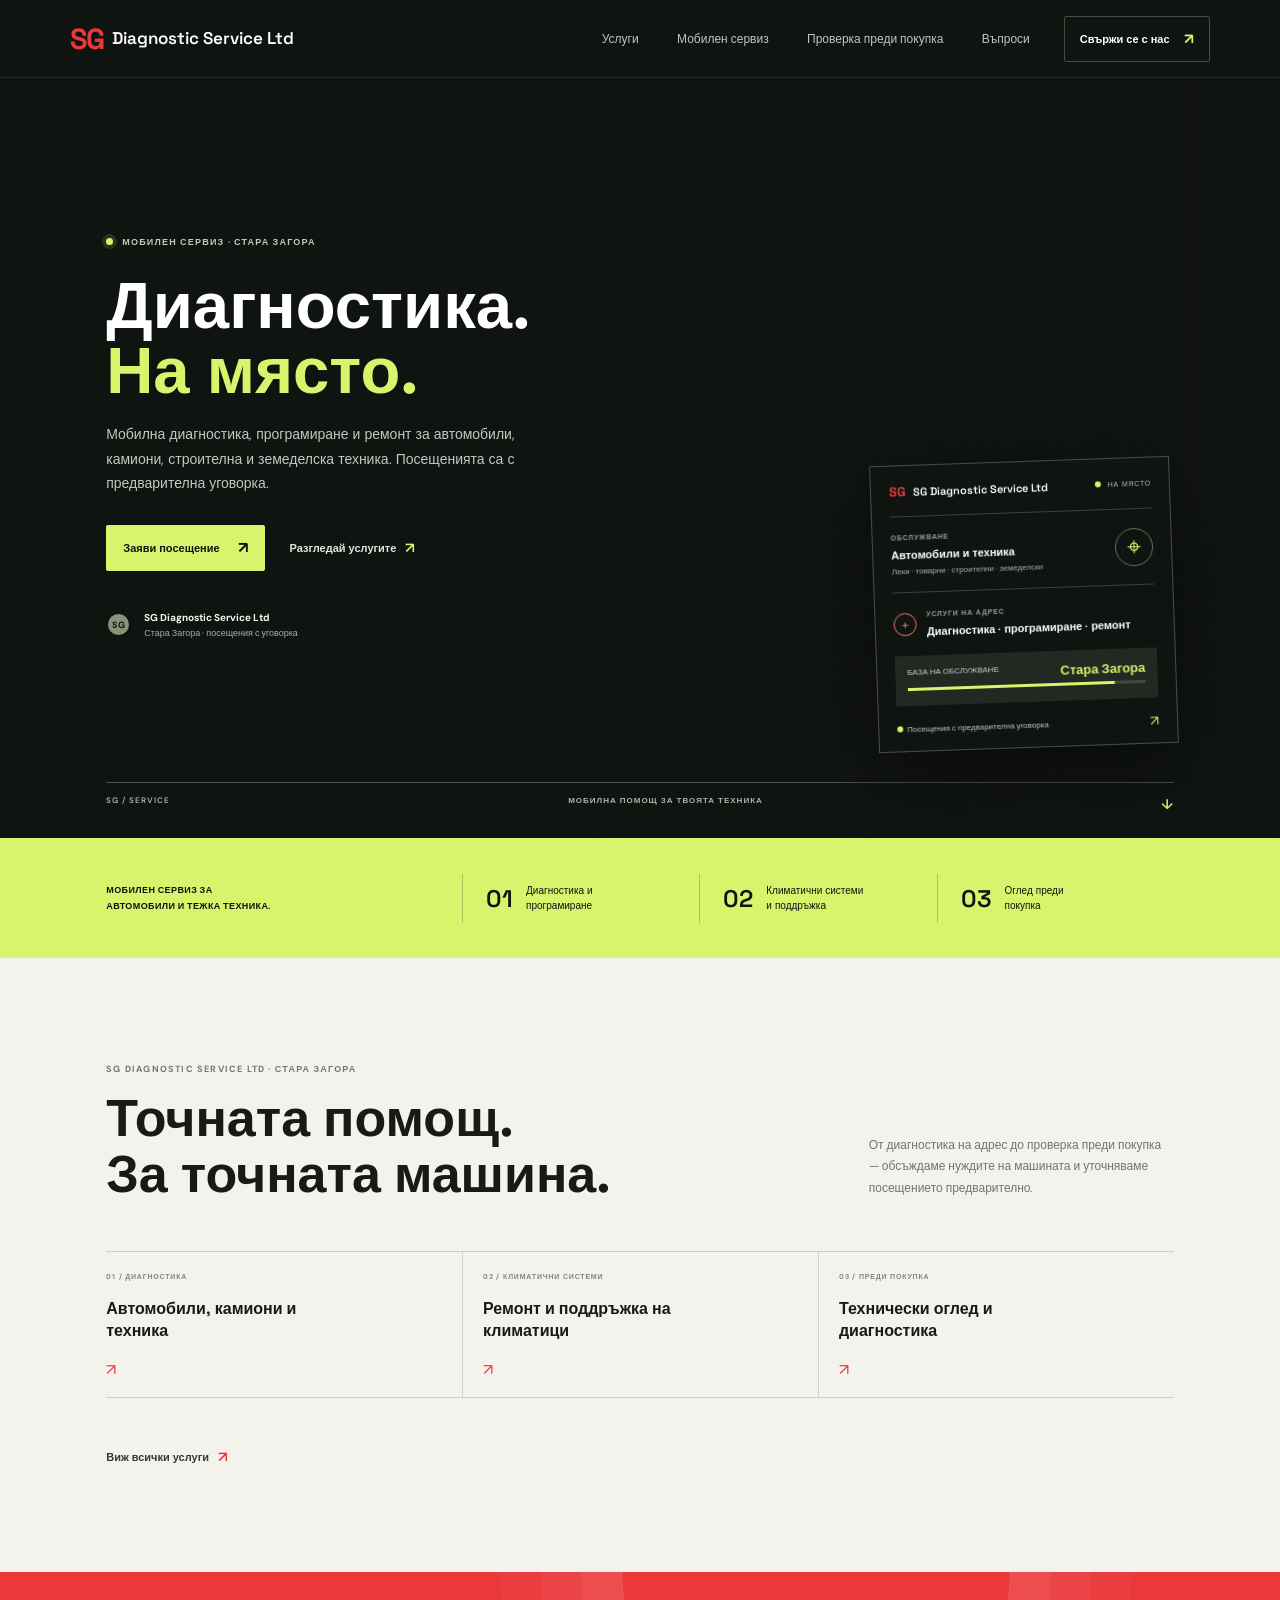
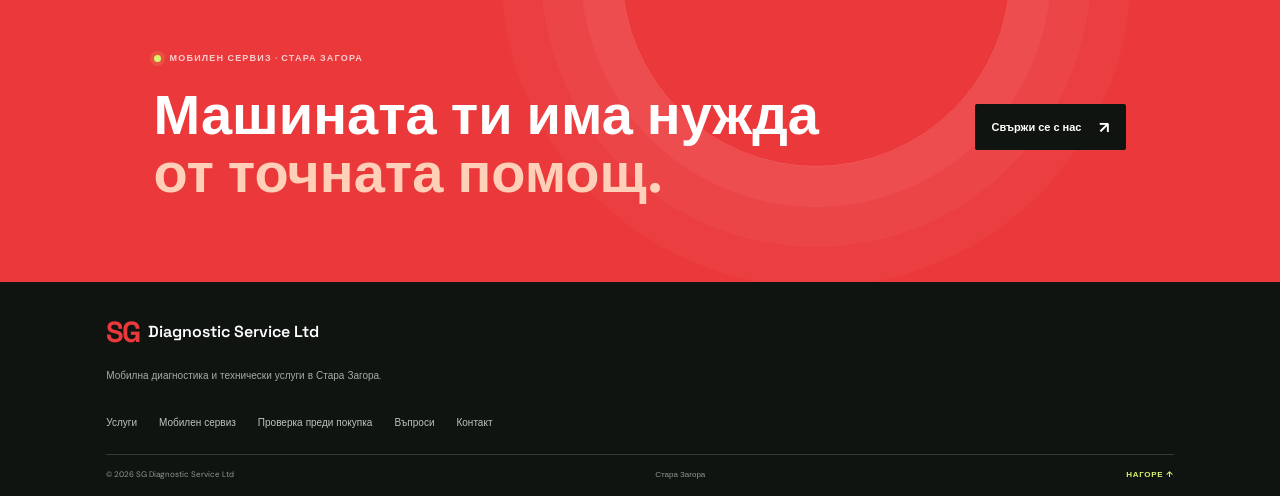
<file: SGDiagnostics/index.html>
<!doctype html>
<html lang="bg">
  <head>
    <meta charset="UTF-8" />
    <meta name="viewport" content="width=device-width, initial-scale=1.0" />
    <meta name="theme-color" content="#101411" />
    <meta name="description" content="SG Diagnostic Service Ltd в Стара Загора предлага мобилна диагностика и технически услуги за автомобили, камиони и земеделска и строителна техника." />
    <title>SG Diagnostic Service Ltd — Мобилна диагностика в Стара Загора</title>
    <link rel="preconnect" href="https://fonts.googleapis.com" />
    <link rel="preconnect" href="https://fonts.gstatic.com" crossorigin />
    <link href="https://fonts.googleapis.com/css2?family=DM+Sans:wght@400;500;600;700&family=Space+Grotesk:wght@400;500;600;700&display=swap" rel="stylesheet" />
    <link rel="stylesheet" href="styles.css" />
    <script src="script.js" defer></script>
  </head>
  <body class="home-page">
    <header class="site-header">
      <a class="brand" href="#top" aria-label="SG Diagnostic Service Ltd — начало">
        <span class="brand-mark">SG</span>
        <span class="brand-name">Diagnostic Service Ltd</span>
      </a>
      <button class="menu-toggle" type="button" aria-label="Отвори менюто" aria-expanded="false" aria-controls="main-nav">
        <span></span><span></span>
      </button>
      <nav class="main-nav" id="main-nav" aria-label="Основна навигация">
        <a href="services.html">Услуги</a>
        <a href="mobile-service.html">Мобилен сервиз</a>
        <a href="pre-purchase.html">Проверка преди покупка</a>
        <a href="faq.html">Въпроси</a>
      </nav>
      <a class="header-cta" href="contact.html">Свържи се с нас <span aria-hidden="true">↗</span></a>
    </header>

    <main id="top">
      <section class="hero">
        <div class="hero-photo" role="img" aria-label="Автомобил в професионален сервиз"></div>
        <div class="hero-grid"></div>
        <div class="hero-copy">
          <p class="eyebrow"><span class="pulse-dot"></span> МОБИЛЕН СЕРВИЗ · СТАРА ЗАГОРА</p>
          <h1>Диагностика.<br /><span>На място.</span></h1>
          <p class="hero-description">Мобилна диагностика, програмиране и ремонт за автомобили, камиони, строителна и земеделска техника. Посещенията са с предварителна уговорка.</p>
          <div class="hero-actions">
            <a class="button button-lime" href="contact.html">Заяви посещение <span aria-hidden="true">↗</span></a>
            <a class="text-link" href="services.html">Разгледай услугите <span aria-hidden="true">↗</span></a>
          </div>
          <div class="hero-proof"><div class="avatar-stack" aria-hidden="true"><span>SG</span></div><p><strong>SG Diagnostic Service Ltd</strong><br />Стара Загора · посещения с уговорка</p></div>
        </div>
        <div class="hero-console service-console" aria-label="Мобилен сервиз за автомобили и тежка техника">
          <div class="console-top"><div class="console-brand"><span>SG</span> SG Diagnostic Service Ltd</div><span class="live-label"><i></i> НА МЯСТО</span></div>
          <div class="console-car"><div><span class="micro-label">ОБСЛУЖВАНЕ</span><strong>Автомобили и техника</strong><span class="car-meta">Леки · товарни · строителни · земеделски</span></div><span class="car-wheel" aria-hidden="true">⌖</span></div>
          <div class="console-divider"></div>
          <div class="console-result-head"><span class="warning-icon">+</span><div><span class="micro-label">УСЛУГИ НА АДРЕС</span><strong>Диагностика · програмиране · ремонт</strong></div></div>
          <div class="confidence"><span>БАЗА НА ОБСЛУЖВАНЕ</span><strong>Стара Загора</strong><div class="confidence-track"><i></i></div></div>
          <div class="console-footer"><span class="status-dot"></span> Посещения с предварителна уговорка <span class="console-arrow">↗</span></div>
        </div>
        <div class="hero-bottom"><span>SG / SERVICE</span><span>МОБИЛНА ПОМОЩ ЗА ТВОЯТА ТЕХНИКА</span><span>↓</span></div>
      </section>

      <section class="trust-strip" aria-label="Основни предимства">
        <div class="trust-intro">МОБИЛЕН СЕРВИЗ ЗА<br /><strong>АВТОМОБИЛИ И ТЕЖКА ТЕХНИКА.</strong></div>
        <div class="trust-item"><strong>01</strong><span>Диагностика и<br />програмиране</span></div>
        <div class="trust-item"><strong>02</strong><span>Климатични системи<br />и поддръжка</span></div>
        <div class="trust-item"><strong>03</strong><span>Оглед преди<br />покупка</span></div>
      </section>

      <section class="section home-services">
        <div class="section-heading"><div><p class="eyebrow eyebrow-dark">SG DIAGNOSTIC SERVICE LTD · СТАРА ЗАГОРА</p><h2>Точната помощ.<br />За точната машина.</h2></div><p class="section-lede">От диагностика на адрес до проверка преди покупка — обсъждаме нуждите на машината и уточняваме посещението предварително.</p></div>
        <div class="home-service-grid"><a href="services.html"><span>01 / ДИАГНОСТИКА</span><strong>Автомобили, камиони и техника</strong><i>↗</i></a><a href="services.html#air-conditioning"><span>02 / КЛИМАТИЧНИ СИСТЕМИ</span><strong>Ремонт и поддръжка на климатици</strong><i>↗</i></a><a href="pre-purchase.html"><span>03 / ПРЕДИ ПОКУПКА</span><strong>Технически оглед и диагностика</strong><i>↗</i></a></div>
        <a class="text-link text-link-dark" href="services.html">Виж всички услуги <span>↗</span></a>
      </section>

      <section class="section workflow-section" id="how-it-works">
        <div class="section-heading">
          <div><p class="eyebrow eyebrow-dark">ЯСЕН ПЪТ ДО ОТГОВОРА</p><h2>От симптома<br />до следващата стъпка.</h2></div>
          <p class="section-lede">Не е нужно да си механик, за да зададеш правилния въпрос. Започваш с това, което виждаш или чуваш.</p>
        </div>
        <div class="steps-grid">
          <article class="step-card"><div class="step-top"><span class="step-number">01</span><span class="step-icon icon-scan" aria-hidden="true"><i></i><i></i><i></i><i></i></span></div><h3>Избери автомобила</h3><p>Марка, модел и година. Подреждаме информацията според конкретната машина.</p><span class="step-caption">ТВОЯТ АВТОМОБИЛ</span></article>
          <article class="step-card"><div class="step-top"><span class="step-number">02</span><span class="step-icon icon-pulse" aria-hidden="true">⌁</span></div><h3>Опиши симптома</h3><p>Лампичка, необичаен шум или промяна в поведението. Всяка подробност помага.</p><span class="step-caption">КАКВО ЗАБЕЛЯЗА?</span></article>
          <article class="step-card"><div class="step-top"><span class="step-number">03</span><span class="step-icon icon-check" aria-hidden="true">✓</span></div><h3>Получи ясни насоки</h3><p>Възможни причини, какво да провериш и кога е време за сервиз.</p><span class="step-caption">ПЛАН ЗА ДЕЙСТВИЕ</span></article>
        </div>
      </section>

      <section class="diagnostic-section" id="diagnostic">
        <div class="diagnostic-wrap">
          <div class="diagnostic-intro">
            <p class="eyebrow"><span class="pulse-dot"></span> ИНТЕРАКТИВНО ДЕМО</p>
            <h2>Нека започнем<br />с <span>това, което знаеш.</span></h2>
            <p>Избери автомобил и симптом, за да видиш как изглежда един SG диагностичен отчет.</p>
            <div class="demo-disclaimer"><span aria-hidden="true">ⓘ</span><span>Това е демонстрация с примерни насоки, не е реална диагностика на автомобила.</span></div>
            <div class="compatibility"><span class="compatibility-line"></span><span>ЛЕКИ КОЛИ</span><span>•</span><span>БУСОВЕ</span><span>•</span><span>КАМИОНИ</span></div>
          </div>
          <div class="diagnostic-app">
            <div class="app-header"><div><span class="app-symbol">SG</span><span class="app-title">Бърз анализ</span></div><span class="app-step">СТЪПКА 01 <i></i> 02</span></div>
            <form class="diagnostic-form" id="diagnostic-form">
              <label class="field-label" for="vehicle-make">ТВОЯТ АВТОМОБИЛ</label>
              <div class="field-row">
                <select id="vehicle-make" name="make" required aria-label="Марка">
                  <option value="BMW">BMW</option><option value="Volkswagen">Volkswagen</option><option value="Audi">Audi</option><option value="Mercedes-Benz">Mercedes-Benz</option><option value="Toyota">Toyota</option><option value="Volvo">Volvo</option><option value="Scania">Scania</option>
                </select>
                <select id="vehicle-year" name="year" required aria-label="Година">
                  <option>2022</option><option>2021</option><option>2020</option><option>2019</option><option selected>2018</option><option>2017</option><option>2016</option><option>2015</option>
                </select>
              </div>
              <label class="field-label" for="vehicle-symptom">КАКВО ЗАБЕЛЯЗВАШ?</label>
              <select id="vehicle-symptom" name="symptom" required>
                <option value="engine">Свети лампата за двигателя</option>
                <option value="start">Трудно или невъзможно палене</option>
                <option value="noise">Необичаен шум при движение</option>
                <option value="vibration">Вибрации или неравномерен ход</option>
              </select>
              <button class="button button-lime form-submit" type="submit">Покажи примерен анализ <span aria-hidden="true">↗</span></button>
              <p class="form-footnote"><span class="lock-icon" aria-hidden="true">◇</span> Без регистрация. Данните остават при теб.</p>
            </form>
            <div class="diagnostic-report" id="diagnostic-report" aria-live="polite" hidden>
              <div class="report-heading"><span class="report-check">✓</span><div><span class="micro-label">ПРИМЕРЕН ОТЧЕТ · <span id="report-vehicle">BMW · 2018</span></span><strong id="report-title">Възможен проблем с EGR системата</strong></div></div>
              <p class="report-summary" id="report-summary"></p>
              <div class="report-priority"><span>ПРИОРИТЕТ</span><strong id="report-priority">Планирай проверка</strong></div>
              <ul class="report-actions" id="report-actions"></ul>
              <button class="report-reset" id="report-reset" type="button">← Промени избора</button>
              <p class="report-caution">Примерен резултат. Потвърди причината с професионална диагностика.</p>
            </div>
          </div>
        </div>
      </section>

      <section class="brands-section" aria-label="Поддържани марки">
        <div class="brands-heading"><span>СЪЗДАДЕНО ЗА РАЗНООБРАЗНИЯ АВТОПАРК</span><span>И ОЩЕ МНОГО</span></div>
        <div class="brands-list"><span class="brand-wordmark cat">CAT<span>®</span></span><span class="brand-wordmark volvo">VOLVO</span><span class="brand-wordmark scania">SCANIA</span><span class="brand-wordmark daf">DAF</span><span class="brand-wordmark man">MAN</span><span class="brand-wordmark iveco">IVECO</span><span class="brand-wordmark bosch">BOSCH</span><span class="brand-wordmark jcb">JCB</span></div>
      </section>

      <section class="section plans-section" id="plans">
        <div class="section-heading plans-heading">
          <div><p class="eyebrow eyebrow-dark">ИЗБЕРИ СВОЯТА СКОРОСТ</p><h2>Повече яснота.<br /><span>Без излишни разходи.</span></h2></div>
          <p class="section-lede">Започни с основното. Надгради, когато бизнесът ти го поиска.</p>
        </div>
        <div class="plans-grid">
          <article class="plan-card"><div class="plan-label">ЗА НАЧАЛО</div><h3>Basic</h3><p class="plan-description">За всеки, който иска по-добра отправна точка.</p><p class="plan-price"><strong>29</strong><span>лв. <small>/ месец</small></span></p><a class="button button-outline plan-select" href="#diagnostic" data-plan="Basic">Избери Basic <span>↗</span></a><ul><li>Ограничен брой анализи</li><li>Базови насоки за проверка</li><li>Технически данни за автомобила</li></ul></article>
          <article class="plan-card plan-featured"><span class="popular-tag">НАЙ-ИЗБИРАН</span><div class="plan-label">ЗА РАБОТЕЩИ СЕРВИЗИ</div><h3>Pro</h3><p class="plan-description">За техници, които ценят времето си.</p><p class="plan-price"><strong>49</strong><span>лв. <small>/ месец</small></span></p><a class="button button-dark plan-select" href="#diagnostic" data-plan="Pro">Избери Pro <span>↗</span></a><ul><li>Повече анализи на месец</li><li>Подробни диагностични доклади</li><li>Схеми и електрически диаграми</li><li>Приоритетна поддръжка</li></ul></article>
          <article class="plan-card"><div class="plan-label">ЗА ПРОФЕСИОНАЛИСТИ</div><h3>Premium</h3><p class="plan-description">За екипи и сервизи с повече автомобили.</p><p class="plan-price"><strong>79</strong><span>лв. <small>/ месец</small></span></p><a class="button button-outline plan-select" href="#diagnostic" data-plan="Premium">Избери Premium <span>↗</span></a><ul><li>Всичко от Pro</li><li>Разширени данни за автопарка</li><li>Екипни профили и история</li><li>Достъп до нови данни и функции</li></ul></article>
        </div>
        <p class="plans-note">Всички цени са ориентировъчни. Абонаментът може да бъде прекратен по всяко време.</p>
      </section>

      <section class="cta-band"><div class="cta-orbit" aria-hidden="true"></div><div><p class="eyebrow"><span class="pulse-dot"></span> МОБИЛЕН СЕРВИЗ · СТАРА ЗАГОРА</p><h2>Машината ти има нужда<br /><span>от точната помощ.</span></h2></div><a class="button button-lime" href="contact.html">Свържи се с нас <span aria-hidden="true">↗</span></a></section>

      <section class="section faq-section" id="faq">
        <div class="faq-intro"><p class="eyebrow eyebrow-dark">ЧЕСТО ЗАДАВАНИ ВЪПРОСИ</p><h2>Добри въпроси.<br />Честни отговори.</h2><a class="text-link text-link-dark" href="mailto:sg.diagnostic25@gmail.com">Имаш друг въпрос? Пиши ни ↗</a></div>
        <div class="faq-list">
          <details><summary>SG Diagnostic Service Ltd заменя ли сервизната диагностика?<span>+</span></summary><p>Не. Реалното измерване и потвърждение се правят с подходяща сервизна апаратура.</p></details>
          <details><summary>За какви превозни средства е предназначена?<span>+</span></summary><p>SG е замислена за леки автомобили, бусове и тежкотоварна техника. Наличните системи и данни зависят от марката, модела и годината.</p></details>
          <details><summary>Трябва ли да съм механик?<span>+</span></summary><p>Не. Опиши какво се случва с обикновени думи. Насоките са подредени така, че да бъдат полезни както за собственици, така и за професионални техници.</p></details>
          <details><summary>Демо анализът проверява ли колата ми в реално време?<span>+</span></summary><p>Не. Тази страница показва примерен резултат и не се свързва с автомобила или диагностичен интерфейс.</p></details>
        </div>
      </section>
    </main>

    <footer class="site-footer"><a class="brand footer-brand" href="index.html"><span class="brand-mark">SG</span><span class="brand-name">Diagnostic Service Ltd</span></a><p>Мобилна диагностика и технически услуги в Стара Загора.</p><div class="footer-links"><a href="services.html">Услуги</a><a href="mobile-service.html">Мобилен сервиз</a><a href="pre-purchase.html">Проверка преди покупка</a><a href="faq.html">Въпроси</a><a href="contact.html">Контакт</a></div><div class="footer-bottom"><span>© 2026 SG Diagnostic Service Ltd</span><span>Стара Загора</span><a href="#top">НАГОРЕ ↑</a></div></footer>
    <div class="toast" id="toast" role="status" aria-live="polite"></div>
  </body>
</html>
</file>
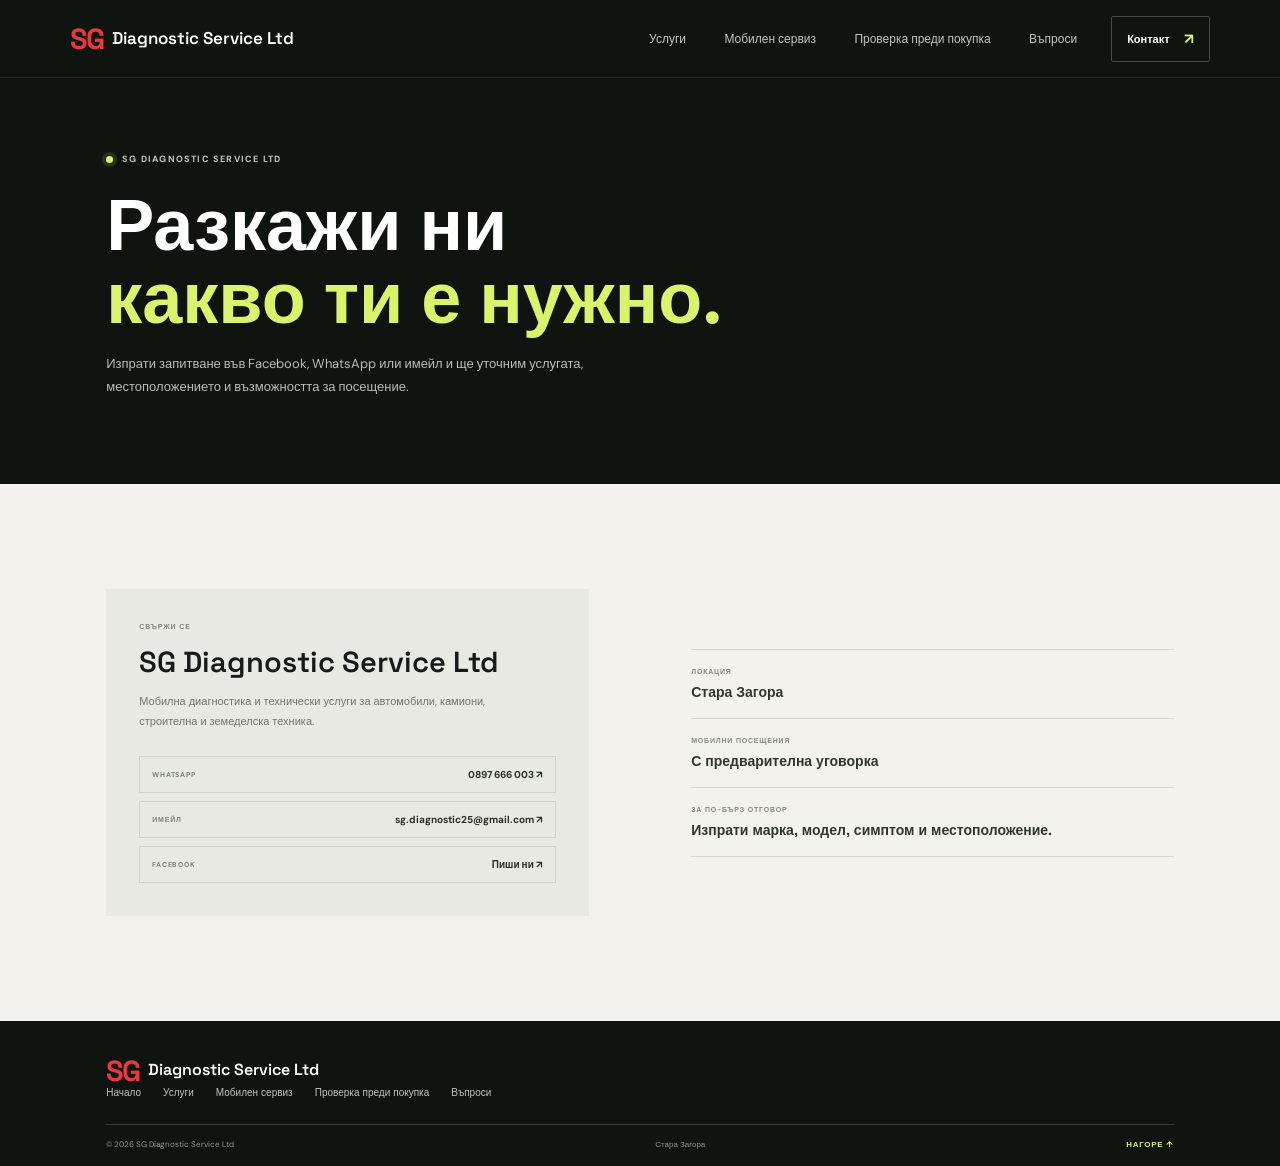
<file: SGDiagnostics/contact.html>
<!doctype html>
<html lang="bg">
  <head><meta charset="UTF-8" /><meta name="viewport" content="width=device-width, initial-scale=1.0" /><meta name="theme-color" content="#101411" /><meta name="description" content="Свържи се със SG Diagnostic Service Ltd в Стара Загора за мобилна диагностика и технически услуги." /><title>Контакт — SG Diagnostic Service Ltd</title><link rel="preconnect" href="https://fonts.googleapis.com" /><link rel="preconnect" href="https://fonts.gstatic.com" crossorigin /><link href="https://fonts.gstatic.com" rel="preconnect" /><link href="https://fonts.googleapis.com/css2?family=DM+Sans:wght@400;500;600;700&family=Space+Grotesk:wght@400;500;600;700&display=swap" rel="stylesheet" /><link rel="stylesheet" href="styles.css" /><script src="script.js" defer></script></head>
  <body><header class="site-header"><a class="brand" href="index.html"><span class="brand-mark">SG</span><span class="brand-name">Diagnostic Service Ltd</span></a><button class="menu-toggle" type="button" aria-label="Отвори менюто" aria-expanded="false" aria-controls="main-nav"><span></span><span></span></button><nav class="main-nav" id="main-nav" aria-label="Основна навигация"><a href="services.html">Услуги</a><a href="mobile-service.html">Мобилен сервиз</a><a href="pre-purchase.html">Проверка преди покупка</a><a href="faq.html">Въпроси</a></nav><a class="header-cta" href="contact.html" aria-current="page">Контакт <span>↗</span></a></header>
    <main><section class="page-intro"><p class="eyebrow"><span class="pulse-dot"></span> SG DIAGNOSTIC SERVICE LTD</p><h1>Разкажи ни<br /><span>какво ти е нужно.</span></h1><p>Изпрати запитване във Facebook, WhatsApp или имейл и ще уточним услугата, местоположението и възможността за посещение.</p></section><section class="section contact-content"><div class="contact-card"><span class="portal-kicker">СВЪРЖИ СЕ</span><h2>SG Diagnostic Service Ltd</h2><p>Мобилна диагностика и технически услуги за автомобили, камиони, строителна и земеделска техника.</p><div class="contact-options"><a href="https://wa.me/359897666003" target="_blank" rel="noopener noreferrer"><span>WHATSAPP</span><strong>0897 666 003 ↗</strong></a><a href="mailto:sg.diagnostic25@gmail.com"><span>ИМЕЙЛ</span><strong>sg.diagnostic25@gmail.com ↗</strong></a><a href="https://www.facebook.com/SGdiagnostic/" target="_blank" rel="noopener noreferrer"><span>FACEBOOK</span><strong>Пиши ни ↗</strong></a></div></div><div class="contact-details"><div><span>ЛОКАЦИЯ</span><strong>Стара Загора</strong></div><div><span>МОБИЛНИ ПОСЕЩЕНИЯ</span><strong>С предварителна уговорка</strong></div><div><span>ЗА ПО-БЪРЗ ОТГОВОР</span><strong>Изпрати марка, модел, симптом и местоположение.</strong></div></div></section></main>
    <footer class="site-footer"><a class="brand footer-brand" href="index.html"><span class="brand-mark">SG</span><span class="brand-name">Diagnostic Service Ltd</span></a><div class="footer-links"><a href="index.html">Начало</a><a href="services.html">Услуги</a><a href="mobile-service.html">Мобилен сервиз</a><a href="pre-purchase.html">Проверка преди покупка</a><a href="faq.html">Въпроси</a></div><div class="footer-bottom"><span>© 2026 SG Diagnostic Service Ltd</span><span>Стара Загора</span><a href="#top">НАГОРЕ ↑</a></div></footer></body>
</html>
</file>
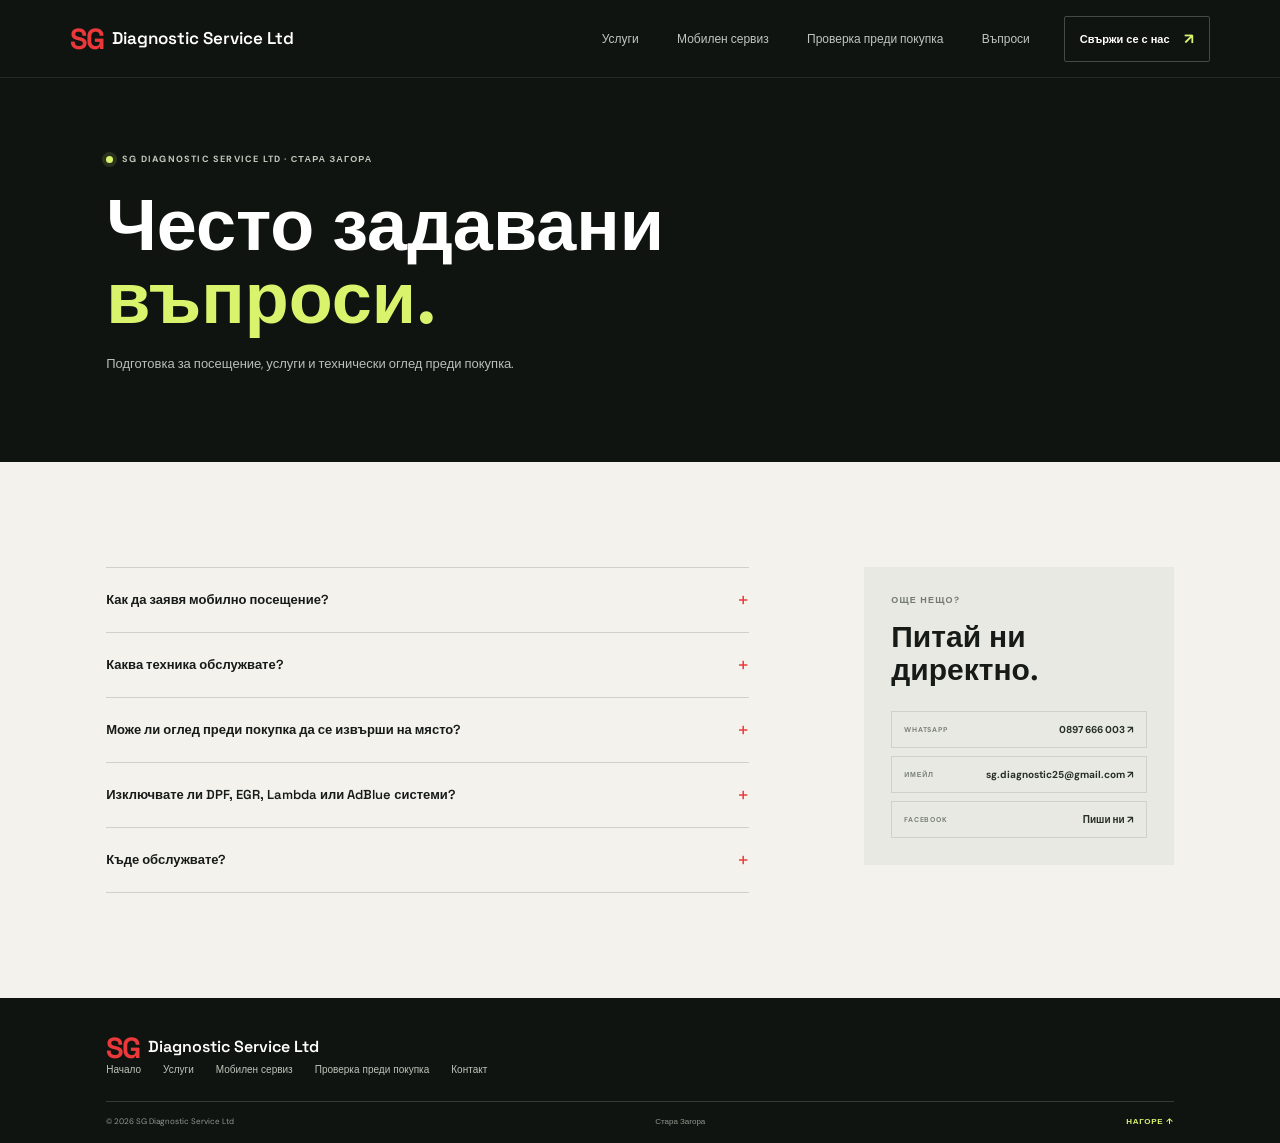
<file: SGDiagnostics/faq.html>
<!doctype html>
<html lang="bg">
  <head>
    <meta charset="UTF-8" />
    <meta name="viewport" content="width=device-width, initial-scale=1.0" />
    <meta name="theme-color" content="#101411" />
    <title>Въпроси и отговори — SG Diagnostic Service Ltd</title>
    <link rel="preconnect" href="https://fonts.googleapis.com" />
    <link rel="preconnect" href="https://fonts.gstatic.com" crossorigin />
    <link href="https://fonts.googleapis.com/css2?family=DM+Sans:wght@400;500;600;700&family=Space+Grotesk:wght@400;500;600;700&display=swap" rel="stylesheet" />
    <link rel="stylesheet" href="styles.css" />
    <script src="script.js" defer></script>
  </head>
  <body><header class="site-header"><a class="brand" href="index.html"><span class="brand-mark">SG</span><span class="brand-name">Diagnostic Service Ltd</span></a><button class="menu-toggle" type="button" aria-label="Отвори менюто" aria-expanded="false" aria-controls="main-nav"><span></span><span></span></button><nav class="main-nav" id="main-nav" aria-label="Основна навигация"><a href="services.html">Услуги</a><a href="mobile-service.html">Мобилен сервиз</a><a href="pre-purchase.html">Проверка преди покупка</a><a href="faq.html" aria-current="page">Въпроси</a></nav><a class="header-cta" href="contact.html">Свържи се с нас <span>↗</span></a></header>
    <main><section class="page-intro"><p class="eyebrow"><span class="pulse-dot"></span> SG DIAGNOSTIC SERVICE LTD · СТАРА ЗАГОРА</p><h1>Често задавани<br /><span>въпроси.</span></h1><p>Подготовка за посещение, услуги и технически оглед преди покупка.</p></section><section class="section faq-page-section"><div class="faq-list"><details><summary>Как да заявя мобилно посещение?<span>+</span></summary><p>Пиши ни във Facebook, WhatsApp или имейл. Изпрати местоположението, вида и модела на машината, както и кратко описание на проблема. Ще уточним възможностите и часа предварително.</p></details><details><summary>Каква техника обслужвате?<span>+</span></summary><p>Извършваме диагностика и технически услуги за автомобили, камиони, строителна и земеделска техника. За конкретен модел и услуга се свържи с нас предварително.</p></details><details><summary>Може ли оглед преди покупка да се извърши на място?<span>+</span></summary><p>Да, при предварителна уговорка можем да направим технически оглед и диагностика на автомобил, камион или техника преди покупка. Изпрати обявата и местоположението.</p></details><details><summary>Изключвате ли DPF, EGR, Lambda или AdBlue системи?<span>+</span></summary><p>Предлагаме диагностика и ремонт на системите за контрол на емисиите, както и възстановяване на правилната им работа. Не извършваме софтуерно изключване или заобикаляне на такива системи.</p></details><details><summary>Къде обслужвате?<span>+</span></summary><p>Базата ни е в Стара Загора. Мобилните посещения се уточняват предварително според местоположението и вида на машината.</p></details></div><aside class="faq-contact"><p class="eyebrow eyebrow-dark">ОЩЕ НЕЩО?</p><h2>Питай ни директно.</h2><div class="contact-options"><a href="https://wa.me/359897666003" target="_blank" rel="noopener noreferrer"><span>WHATSAPP</span><strong>0897 666 003 ↗</strong></a><a href="mailto:sg.diagnostic25@gmail.com"><span>ИМЕЙЛ</span><strong>sg.diagnostic25@gmail.com ↗</strong></a><a href="https://www.facebook.com/SGdiagnostic/" target="_blank" rel="noopener noreferrer"><span>FACEBOOK</span><strong>Пиши ни ↗</strong></a></div></aside></section></main>
    <footer class="site-footer"><a class="brand footer-brand" href="index.html"><span class="brand-mark">SG</span><span class="brand-name">Diagnostic Service Ltd</span></a><div class="footer-links"><a href="index.html">Начало</a><a href="services.html">Услуги</a><a href="mobile-service.html">Мобилен сервиз</a><a href="pre-purchase.html">Проверка преди покупка</a><a href="contact.html">Контакт</a></div><div class="footer-bottom"><span>© 2026 SG Diagnostic Service Ltd</span><span>Стара Загора</span><a href="#top">НАГОРЕ ↑</a></div></footer></body>
</html>
</file>
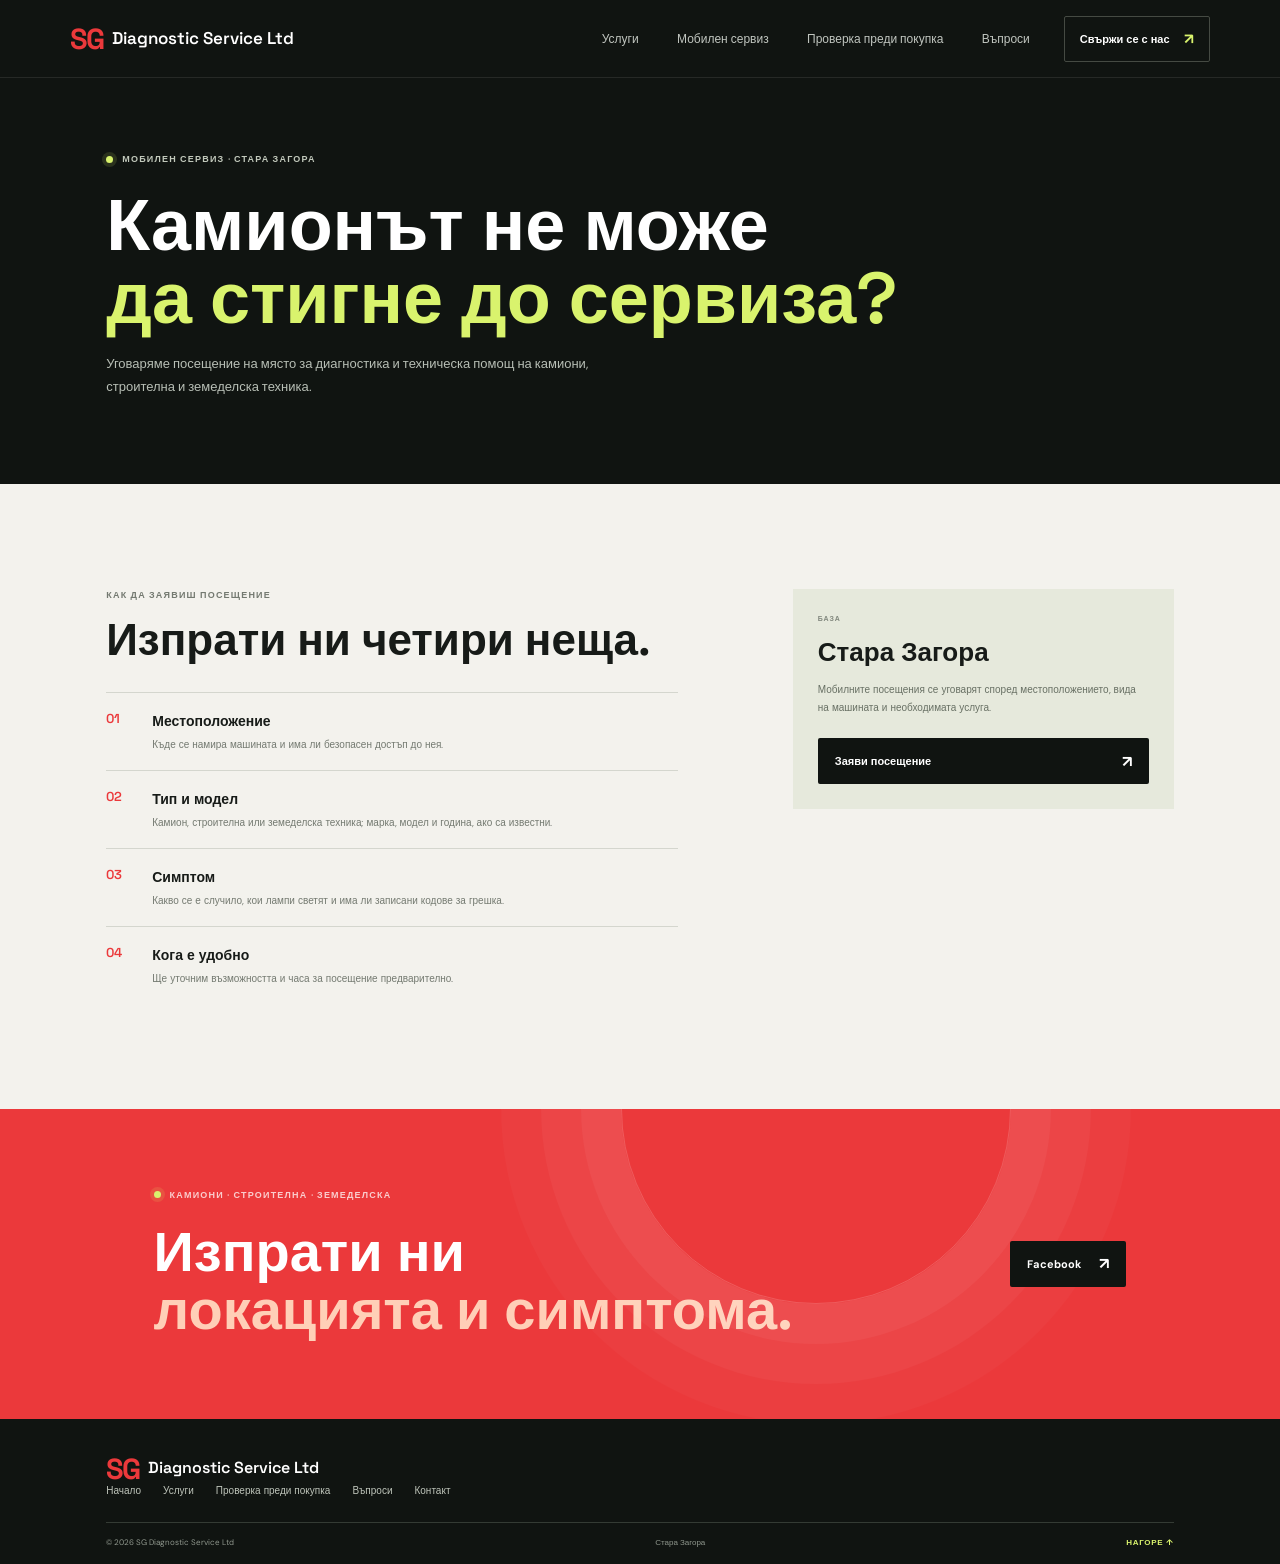
<file: SGDiagnostics/mobile-service.html>
<!doctype html>
<html lang="bg">
  <head><meta charset="UTF-8" /><meta name="viewport" content="width=device-width, initial-scale=1.0" /><meta name="theme-color" content="#101411" /><meta name="description" content="Мобилен сервиз и диагностика на камиони, строителна и земеделска техника в Стара Загора и района по уговорка — SG Diagnostic Service Ltd." /><title>Мобилен сервиз — SG Diagnostic Service Ltd</title><link rel="preconnect" href="https://fonts.googleapis.com" /><link rel="preconnect" href="https://fonts.gstatic.com" crossorigin /><link href="https://fonts.googleapis.com/css2?family=DM+Sans:wght@400;500;600;700&family=Space+Grotesk:wght@400;500;600;700&display=swap" rel="stylesheet" /><link rel="stylesheet" href="styles.css" /><script src="script.js" defer></script></head>
  <body><header class="site-header"><a class="brand" href="index.html"><span class="brand-mark">SG</span><span class="brand-name">Diagnostic Service Ltd</span></a><button class="menu-toggle" type="button" aria-label="Отвори менюто" aria-expanded="false" aria-controls="main-nav"><span></span><span></span></button><nav class="main-nav" id="main-nav" aria-label="Основна навигация"><a href="services.html">Услуги</a><a href="mobile-service.html" aria-current="page">Мобилен сервиз</a><a href="pre-purchase.html">Проверка преди покупка</a><a href="faq.html">Въпроси</a></nav><a class="header-cta" href="contact.html">Свържи се с нас <span>↗</span></a></header>
    <main><section class="page-intro"><p class="eyebrow"><span class="pulse-dot"></span> МОБИЛЕН СЕРВИЗ · СТАРА ЗАГОРА</p><h1>Камионът не може<br /><span>да стигне до сервиза?</span></h1><p>Уговаряме посещение на място за диагностика и техническа помощ на камиони, строителна и земеделска техника.</p></section><section class="section mobile-service-content"><div class="mobile-service-copy"><div><p class="eyebrow eyebrow-dark">КАК ДА ЗАЯВИШ ПОСЕЩЕНИЕ</p><h2>Изпрати ни четири неща.</h2></div><ol class="service-checklist"><li><span>01</span><div><strong>Местоположение</strong><p>Къде се намира машината и има ли безопасен достъп до нея.</p></div></li><li><span>02</span><div><strong>Тип и модел</strong><p>Камион, строителна или земеделска техника; марка, модел и година, ако са известни.</p></div></li><li><span>03</span><div><strong>Симптом</strong><p>Какво се е случило, кои лампи светят и има ли записани кодове за грешка.</p></div></li><li><span>04</span><div><strong>Кога е удобно</strong><p>Ще уточним възможността и часа за посещение предварително.</p></div></li></ol></div><aside class="service-area-panel"><span class="portal-kicker">БАЗА</span><strong>Стара Загора</strong><p>Мобилните посещения се уговарят според местоположението, вида на машината и необходимата услуга.</p><a class="button button-dark" href="contact.html">Заяви посещение <span>↗</span></a></aside></section><section class="cta-band"><div class="cta-orbit" aria-hidden="true"></div><div><p class="eyebrow"><span class="pulse-dot"></span> КАМИОНИ · СТРОИТЕЛНА · ЗЕМЕДЕЛСКА</p><h2>Изпрати ни<br /><span>локацията и симптома.</span></h2></div><a class="button button-lime" href="https://www.facebook.com/SGdiagnostic/" target="_blank" rel="noopener noreferrer">Facebook <span>↗</span></a></section></main>
    <footer class="site-footer"><a class="brand footer-brand" href="index.html"><span class="brand-mark">SG</span><span class="brand-name">Diagnostic Service Ltd</span></a><div class="footer-links"><a href="index.html">Начало</a><a href="services.html">Услуги</a><a href="pre-purchase.html">Проверка преди покупка</a><a href="faq.html">Въпроси</a><a href="contact.html">Контакт</a></div><div class="footer-bottom"><span>© 2026 SG Diagnostic Service Ltd</span><span>Стара Загора</span><a href="#top">НАГОРЕ ↑</a></div></footer></body>
</html>
</file>
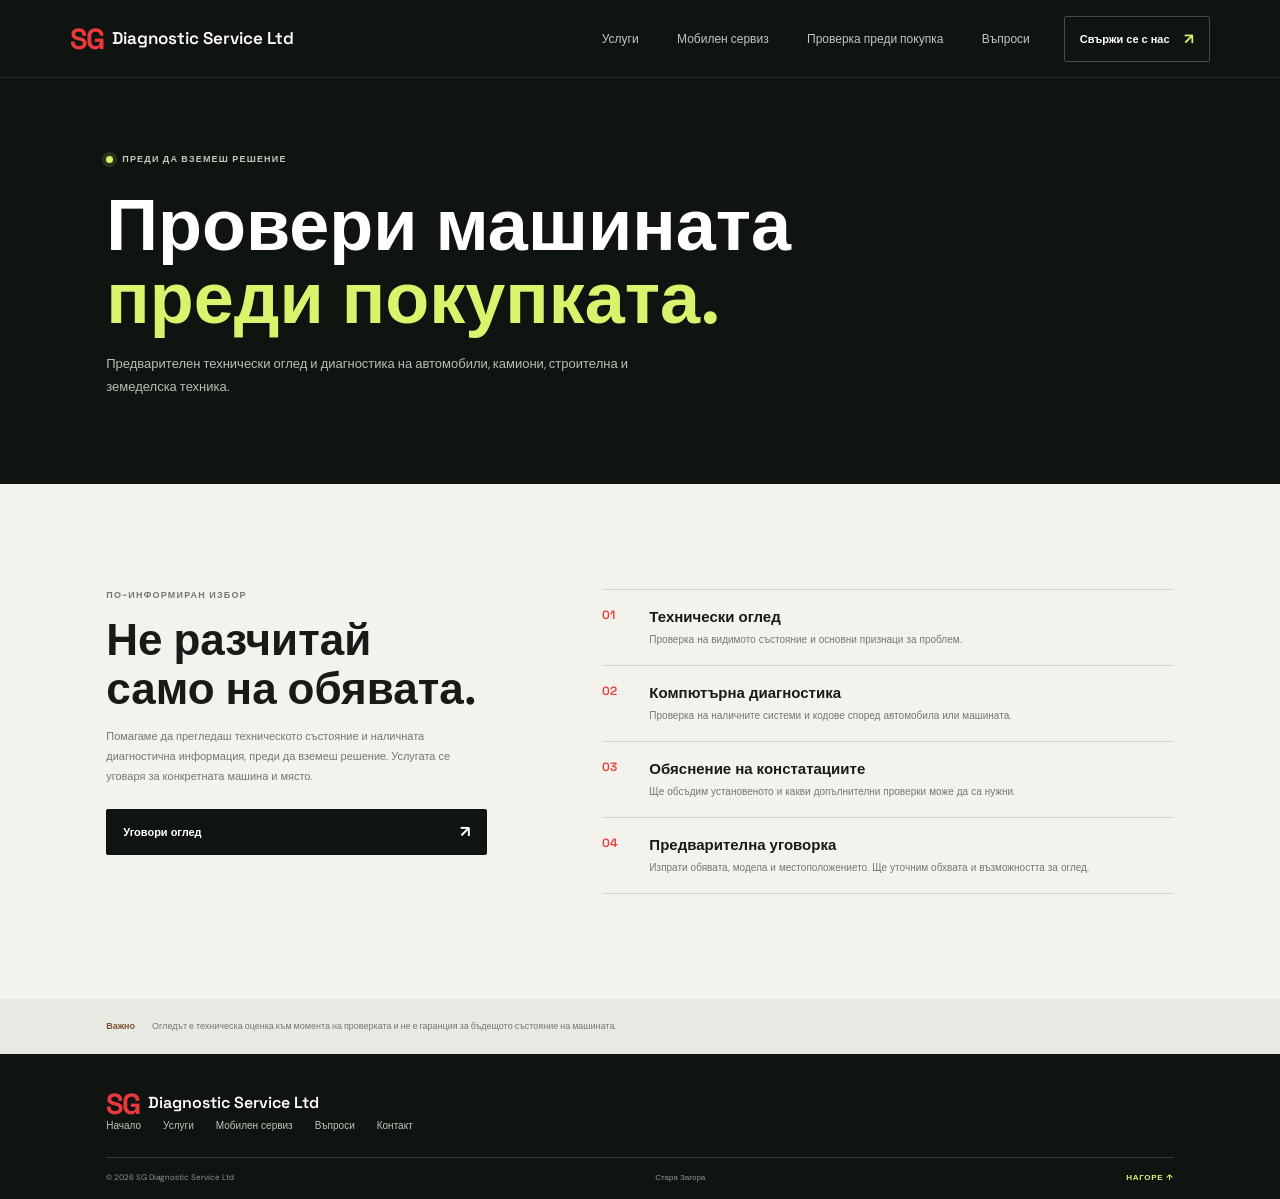
<file: SGDiagnostics/pre-purchase.html>
<!doctype html>
<html lang="bg">
  <head><meta charset="UTF-8" /><meta name="viewport" content="width=device-width, initial-scale=1.0" /><meta name="theme-color" content="#101411" /><meta name="description" content="Предварителен технически оглед и диагностика преди покупка на автомобил, камион или строителна и земеделска техника — SG Diagnostic Service Ltd." /><title>Оглед преди покупка — SG Diagnostic Service Ltd</title><link rel="preconnect" href="https://fonts.googleapis.com" /><link rel="preconnect" href="https://fonts.gstatic.com" crossorigin /><link href="https://fonts.googleapis.com/css2?family=DM+Sans:wght@400;500;600;700&family=Space+Grotesk:wght@400;500;600;700&display=swap" rel="stylesheet" /><link rel="stylesheet" href="styles.css" /><script src="script.js" defer></script></head>
  <body><header class="site-header"><a class="brand" href="index.html"><span class="brand-mark">SG</span><span class="brand-name">Diagnostic Service Ltd</span></a><button class="menu-toggle" type="button" aria-label="Отвори менюто" aria-expanded="false" aria-controls="main-nav"><span></span><span></span></button><nav class="main-nav" id="main-nav" aria-label="Основна навигация"><a href="services.html">Услуги</a><a href="mobile-service.html">Мобилен сервиз</a><a href="pre-purchase.html" aria-current="page">Проверка преди покупка</a><a href="faq.html">Въпроси</a></nav><a class="header-cta" href="contact.html">Свържи се с нас <span>↗</span></a></header>
    <main><section class="page-intro"><p class="eyebrow"><span class="pulse-dot"></span> ПРЕДИ ДА ВЗЕМЕШ РЕШЕНИЕ</p><h1>Провери машината<br /><span>преди покупката.</span></h1><p>Предварителен технически оглед и диагностика на автомобили, камиони, строителна и земеделска техника.</p></section><section class="section inspection-content"><div class="inspection-lead"><p class="eyebrow eyebrow-dark">ПО-ИНФОРМИРАН ИЗБОР</p><h2>Не разчитай само на обявата.</h2><p>Помагаме да прегледаш техническото състояние и наличната диагностична информация, преди да вземеш решение. Услугата се уговаря за конкретната машина и място.</p><a class="button button-dark" href="contact.html">Уговори оглед <span>↗</span></a></div><div class="inspection-list"><article><span>01</span><div><h3>Технически оглед</h3><p>Проверка на видимото състояние и основни признаци за проблем.</p></div></article><article><span>02</span><div><h3>Компютърна диагностика</h3><p>Проверка на наличните системи и кодове според автомобила или машината.</p></div></article><article><span>03</span><div><h3>Обяснение на констатациите</h3><p>Ще обсъдим установеното и какви допълнителни проверки може да са нужни.</p></div></article><article><span>04</span><div><h3>Предварителна уговорка</h3><p>Изпрати обявата, модела и местоположението. Ще уточним обхвата и възможността за оглед.</p></div></article></div></section><section class="inspection-notice"><strong>Важно</strong><p>Огледът е техническа оценка към момента на проверката и не е гаранция за бъдещото състояние на машината.</p></section></main>
    <footer class="site-footer"><a class="brand footer-brand" href="index.html"><span class="brand-mark">SG</span><span class="brand-name">Diagnostic Service Ltd</span></a><div class="footer-links"><a href="index.html">Начало</a><a href="services.html">Услуги</a><a href="mobile-service.html">Мобилен сервиз</a><a href="faq.html">Въпроси</a><a href="contact.html">Контакт</a></div><div class="footer-bottom"><span>© 2026 SG Diagnostic Service Ltd</span><span>Стара Загора</span><a href="#top">НАГОРЕ ↑</a></div></footer></body>
</html>
</file>
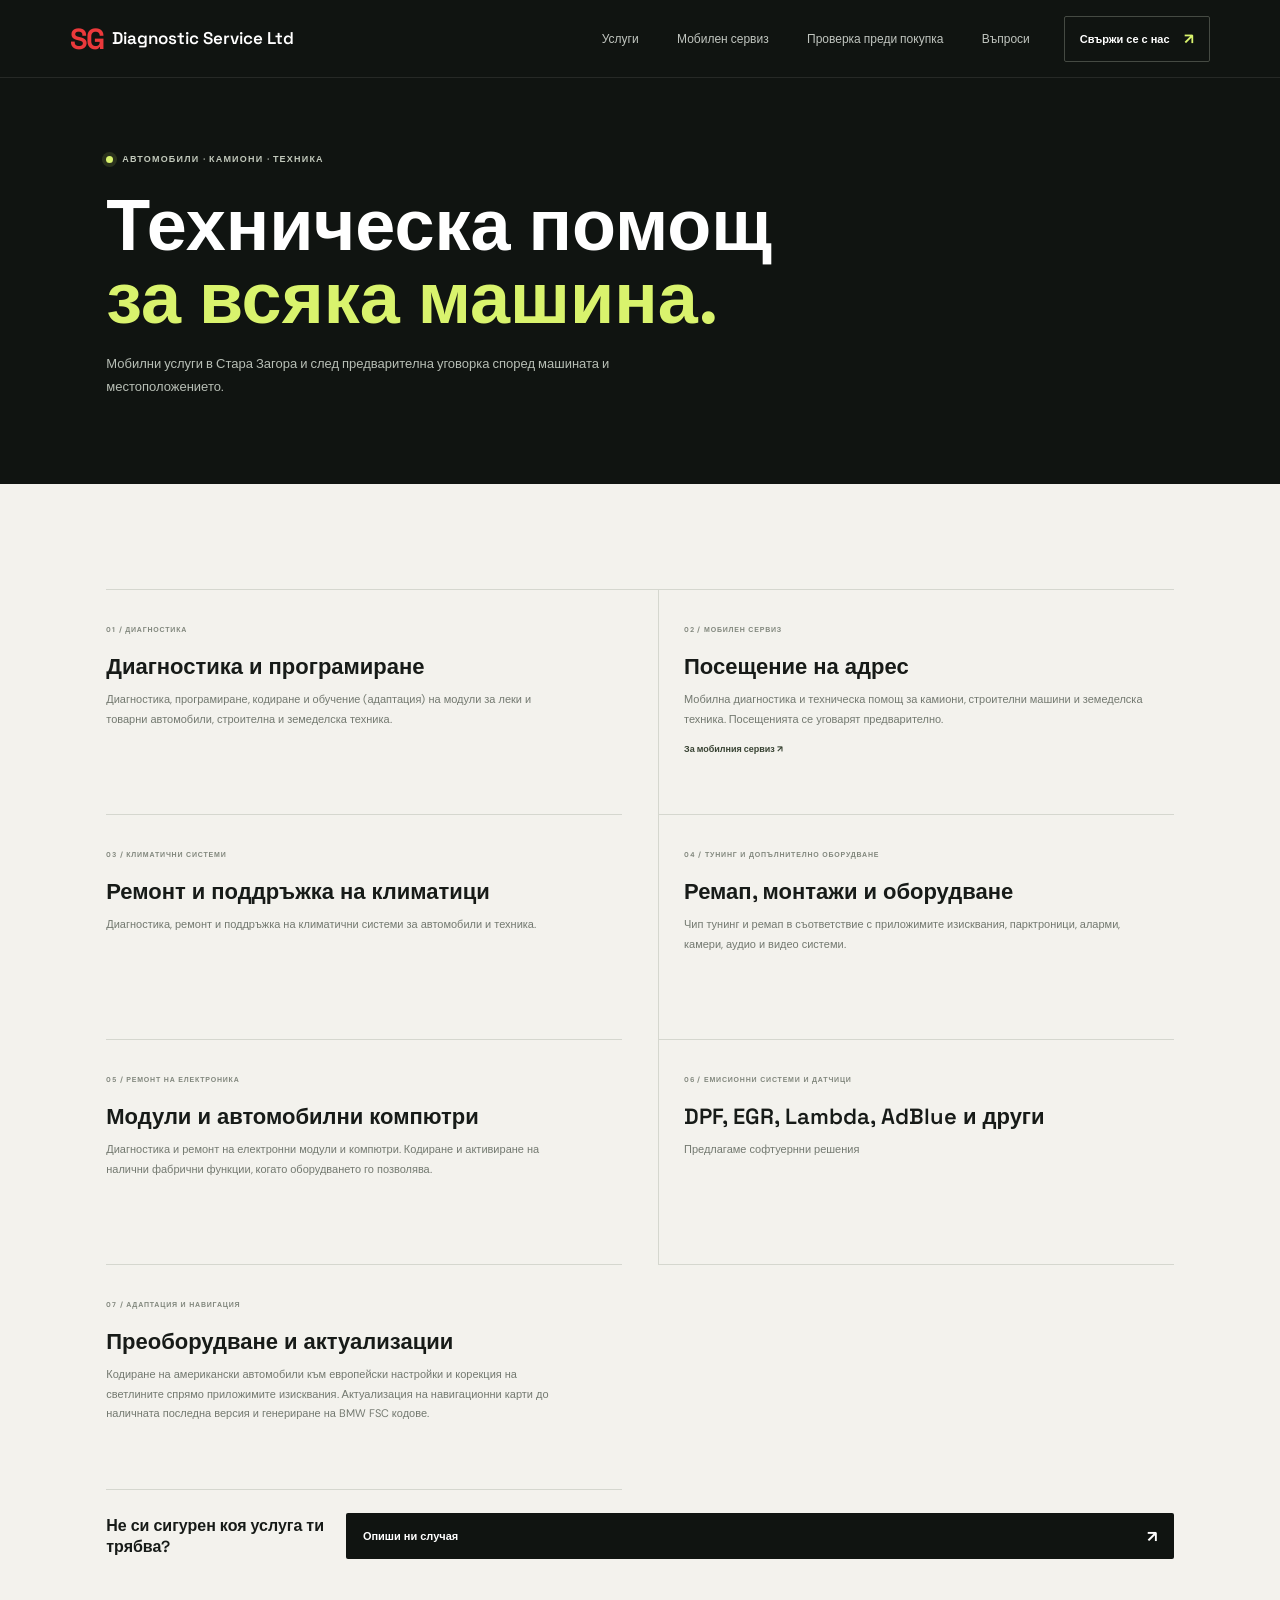
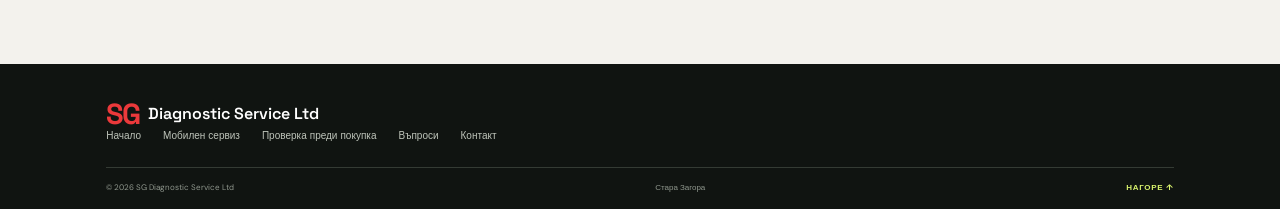
<file: SGDiagnostics/services.html>
<!doctype html>
<html lang="bg">
  <head><meta charset="UTF-8" /><meta name="viewport" content="width=device-width, initial-scale=1.0" /><meta name="theme-color" content="#101411" /><meta name="description" content="Диагностика, програмиране, ремонт на модули, климатични системи и допълнително оборудване за автомобили и техника." /><title>Услуги — SG Diagnostic Service Ltd</title><link rel="preconnect" href="https://fonts.googleapis.com" /><link rel="preconnect" href="https://fonts.gstatic.com" crossorigin /><link href="https://fonts.googleapis.com/css2?family=DM+Sans:wght@400;500;600;700&family=Space+Grotesk:wght@400;500;600;700&display=swap" rel="stylesheet" /><link rel="stylesheet" href="styles.css" /><script src="script.js" defer></script></head>
  <body><header class="site-header"><a class="brand" href="index.html"><span class="brand-mark">SG</span><span class="brand-name">Diagnostic Service Ltd</span></a><button class="menu-toggle" type="button" aria-label="Отвори менюто" aria-expanded="false" aria-controls="main-nav"><span></span><span></span></button><nav class="main-nav" id="main-nav" aria-label="Основна навигация"><a href="services.html" aria-current="page">Услуги</a><a href="mobile-service.html">Мобилен сервиз</a><a href="pre-purchase.html">Проверка преди покупка</a><a href="faq.html">Въпроси</a></nav><a class="header-cta" href="contact.html">Свържи се с нас <span>↗</span></a></header>
    <main><section class="page-intro"><p class="eyebrow"><span class="pulse-dot"></span> АВТОМОБИЛИ · КАМИОНИ · ТЕХНИКА</p><h1>Техническа помощ<br /><span>за всяка машина.</span></h1><p>Мобилни услуги в Стара Загора и след предварителна уговорка според машината и местоположението.</p></section><section class="section services-page"><div class="service-catalog">
      <article class="service-item"><span>01 / ДИАГНОСТИКА</span><h2>Диагностика и програмиране</h2><p>Диагностика, програмиране, кодиране и обучение (адаптация) на модули за леки и товарни автомобили, строителна и земеделска техника.</p></article>
      <article class="service-item"><span>02 / МОБИЛЕН СЕРВИЗ</span><h2>Посещение на адрес</h2><p>Мобилна диагностика и техническа помощ за камиони, строителни машини и земеделска техника. Посещенията се уговарят предварително.</p><a href="mobile-service.html">За мобилния сервиз ↗</a></article>
      <article class="service-item" id="air-conditioning"><span>03 / КЛИМАТИЧНИ СИСТЕМИ</span><h2>Ремонт и поддръжка на климатици</h2><p>Диагностика, ремонт и поддръжка на климатични системи за автомобили и техника.</p></article>
      <article class="service-item"><span>04 / ТУНИНГ И ДОПЪЛНИТЕЛНО ОБОРУДВАНЕ</span><h2>Ремап, монтажи и оборудване</h2><p>Чип тунинг и ремап в съответствие с приложимите изисквания, парктроници, аларми, камери, аудио и видео системи.</p></article>
      <article class="service-item"><span>05 / РЕМОНТ НА ЕЛЕКТРОНИКА</span><h2>Модули и автомобилни компютри</h2><p>Диагностика и ремонт на електронни модули и компютри. Кодиране и активиране на налични фабрични функции, когато оборудването го позволява.</p></article>
      <article class="service-item"><span>06 / ЕМИСИОННИ СИСТЕМИ И ДАТЧИЦИ</span><h2>DPF, EGR, Lambda, AdBlue и други</h2><p>Предлагаме софтуернни решения</p></article>
      <article class="service-item"><span>07 / АДАПТАЦИЯ И НАВИГАЦИЯ</span><h2>Преоборудване и актуализации</h2><p>Кодиране на американски автомобили към европейски настройки и корекция на светлините спрямо приложимите изисквания. Актуализация на навигационни карти до наличната последна версия и генериране на BMW FSC кодове.</p></article>
    </div><div class="service-contact-strip"><p>Не си сигурен коя услуга ти трябва?</p><a class="button button-dark" href="contact.html">Опиши ни случая <span>↗</span></a></div></section></main>
    <footer class="site-footer"><a class="brand footer-brand" href="index.html"><span class="brand-mark">SG</span><span class="brand-name">Diagnostic Service Ltd</span></a><div class="footer-links"><a href="index.html">Начало</a><a href="mobile-service.html">Мобилен сервиз</a><a href="pre-purchase.html">Проверка преди покупка</a><a href="faq.html">Въпроси</a><a href="contact.html">Контакт</a></div><div class="footer-bottom"><span>© 2026 SG Diagnostic Service Ltd</span><span>Стара Загора</span><a href="#top">НАГОРЕ ↑</a></div></footer></body>
</html>
</file>
<file: SGDiagnostics/styles.css>
:root {
  font-family: "DM Sans", sans-serif;
  color: #171b18;
  background: #f3f2ed;
  font-synthesis: none;
  text-rendering: optimizeLegibility;
  --ink: #101411;
  --ink-soft: #1a201b;
  --paper: #f3f2ed;
  --white: #fffefa;
  --lime: #d9f36d;
  --red: #eb393b;
  --muted: #777c75;
  --line: #d9dad3;
  --display: "Space Grotesk", sans-serif;
}

* { box-sizing: border-box; }
html { scroll-behavior: smooth; scroll-padding-top: 84px; }
body { margin: 0; min-width: 320px; }
body, button, select { font-family: "DM Sans", sans-serif; }
a { color: inherit; text-decoration: none; }
button, select { font: inherit; }
button, a { -webkit-tap-highlight-color: transparent; }
::selection { color: var(--ink); background: var(--lime); }

.site-header { height: 78px; padding: 0 5.5vw; display: flex; align-items: center; justify-content: space-between; gap: 34px; background: var(--ink); color: #fff; position: relative; z-index: 10; border-bottom: 1px solid rgba(255,255,255,.09); }
.brand { display: inline-flex; align-items: center; gap: 9px; min-width: max-content; }
.brand-mark { color: var(--red); font: italic 700 29px/1 var(--display); letter-spacing: -2px; }
.brand-name { font: 600 17px/1 var(--display); letter-spacing: 0; }
.brand-name span { color: var(--lime); font-weight: 500; }
.main-nav { display: flex; align-items: center; gap: clamp(19px, 3vw, 42px); margin-left: auto; }
.main-nav a { font-size: 12px; color: #c0c5bf; transition: color .2s; }
.main-nav a:hover, .main-nav a:focus-visible { color: var(--lime); }
.header-cta { display: flex; align-items: center; gap: 14px; padding: 12px 15px; border: 1px solid #454a43; border-radius: 2px; font-size: 11px; font-weight: 700; transition: background .2s,color .2s; }
.header-cta span { font-size: 15px; color: var(--lime); }
.header-cta:hover { background: var(--lime); color: var(--ink); }
.header-cta:hover span { color: var(--ink); }
.menu-toggle { display: none; }

.hero { min-height: 620px; height: min(760px, calc(100svh - 78px)); max-height: 820px; background: var(--ink); color: #fff; position: relative; display: flex; align-items: center; overflow: hidden; padding: 60px 8.3vw 80px; }
.hero-photo { position: absolute; inset: 0 0 0 29%; background: linear-gradient(90deg, #101411 1%, rgba(16,20,17,.91) 13%, rgba(16,20,17,.56) 45%, rgba(16,20,17,.1) 100%), linear-gradient(0deg, rgba(16,20,17,.78), transparent 44%), url("https://images.unsplash.com/photo-1486262715619-67b85e0b08d3?auto=format&fit=crop&w=2000&q=85") center 52%/cover no-repeat; opacity: .82; }
.hero-grid { position: absolute; inset: 0; opacity: .08; background-image: linear-gradient(rgba(255,255,255,.15) 1px, transparent 1px), linear-gradient(90deg, rgba(255,255,255,.15) 1px, transparent 1px); background-size: 75px 75px; mask-image: linear-gradient(90deg, transparent, #000); pointer-events: none; }
.hero-copy { position: relative; z-index: 1; width: min(510px, 48%); padding-bottom: 20px; }
.eyebrow { display: flex; align-items: center; gap: 9px; color: #c2c9bc; font-size: 9px; font-weight: 700; letter-spacing: 1.2px; }
.pulse-dot { width: 7px; height: 7px; display: inline-block; background: var(--lime); border-radius: 50%; box-shadow: 0 0 0 4px rgba(217,243,109,.13); flex: 0 0 auto; }
h1, h2, h3, p { margin-top: 0; }
.hero h1 { margin: 26px 0 19px; font: 600 clamp(42px, 5.1vw, 72px)/.99 var(--display); letter-spacing: 0; }
.hero h1 span { color: var(--lime); }
.hero-description { max-width: 420px; color: #c2c8c0; font-size: 14px; line-height: 1.75; }
.hero-actions { display: flex; align-items: center; gap: 25px; margin-top: 29px; }
.button { min-height: 46px; display: inline-flex; align-items: center; justify-content: center; gap: 18px; padding: 0 17px; border: 0; border-radius: 2px; cursor: pointer; font-size: 11px; font-weight: 700; transition: transform .2s, background .2s, color .2s; }
.button:hover { transform: translateY(-2px); }
.button span { font-size: 16px; }
.button-lime { background: var(--lime); color: var(--ink); }
.button-lime:hover { background: #e7ff88; }
.text-link { display: inline-flex; align-items: center; gap: 9px; font-size: 11px; font-weight: 600; color: #e2e5de; }
.text-link span { color: var(--lime); font-size: 15px; transition: transform .2s; }
.text-link:hover span { transform: translate(3px, 2px); }
.hero-proof { display: flex; align-items: center; gap: 13px; margin-top: 39px; }
.avatar-stack { display: flex; padding-left: 5px; }
.avatar-stack span { width: 25px; height: 25px; display: grid; place-items: center; margin-left: -5px; border: 2px solid var(--ink); border-radius: 50%; background: #899279; color: var(--ink); font-size: 9px; font-weight: 700; }
.avatar-stack span:nth-child(2) { background: #b0a089; }
.avatar-stack span:nth-child(3) { background: var(--red); color: #fff; }
.hero-proof p { margin: 0; color: #a6ada5; font-size: 9px; line-height: 1.6; }
.hero-proof strong { color: #f5f5ef; font-size: 10px; }
.hero-console { position: absolute; z-index: 2; width: 300px; right: 8.3vw; bottom: 90px; padding: 17px 18px 0; border: 1px solid rgba(255,255,255,.24); background: rgba(15,20,17,.9); box-shadow: 0 20px 70px #0008; backdrop-filter: blur(10px); transform: rotate(-2deg); }
.console-top, .console-car, .console-result-head, .console-footer { display: flex; align-items: center; justify-content: space-between; }
.console-top { padding-bottom: 16px; border-bottom: 1px solid #394039; }
.console-brand { font: 600 11px var(--display); }
.console-brand span { color: var(--red); font-size: 13px; font-style: italic; font-weight: 700; margin-right: 4px; }
.live-label { color: #b6bcb4; font-size: 7px; letter-spacing: .8px; }
.live-label i, .status-dot { width: 6px; height: 6px; display: inline-block; margin-right: 4px; border-radius: 50%; background: var(--lime); }
.console-car { padding: 16px 0; }
.micro-label { display: block; margin-bottom: 6px; color: #98a097; font-size: 7px; font-weight: 700; letter-spacing: .8px; }
.console-car strong, .console-result-head strong { display: block; font-size: 11px; }
.car-meta { display: block; margin-top: 4px; color: #aab0a9; font-size: 8px; }
.car-wheel { display: grid; width: 38px; height: 38px; place-items: center; border: 1px solid #67705f; border-radius: 50%; color: var(--lime); font-size: 25px; }
.console-divider { border-top: 1px solid #394039; }
.console-result-head { justify-content: flex-start; gap: 10px; padding: 17px 0; }
.warning-icon { display: grid; width: 23px; height: 23px; place-items: center; border: 1px solid #ed7b61; border-radius: 50%; color: #ed7b61; font-size: 13px; }
.confidence { position: relative; padding: 11px 12px 15px; background: #222923; color: #cbd0c8; font-size: 8px; }
.confidence strong { float: right; color: var(--lime); font: 600 13px var(--display); }
.confidence-track { height: 3px; margin-top: 11px; background: #42483e; }
.confidence-track i { width: 87%; height: 100%; display: block; background: var(--lime); }
.console-footer { padding: 14px 0 13px; color: #c1c7bd; font-size: 8px; }
.console-arrow { margin-left: auto; color: var(--lime); font-size: 14px; }
.console-note { position: absolute; right: 0; bottom: -19px; color: #b5bbb3; font-size: 8px; font-style: italic; }
.hero-bottom { position: absolute; z-index: 1; right: 8.3vw; bottom: 25px; left: 8.3vw; display: flex; justify-content: space-between; padding-top: 12px; border-top: 1px solid rgba(255,255,255,.25); color: #aeb4aa; font-size: 8px; font-weight: 600; letter-spacing: 1px; }
.hero-bottom span:last-child { color: var(--lime); font-size: 14px; }

.trust-strip { min-height: 120px; display: grid; grid-template-columns: 1.5fr repeat(3, 1fr); align-items: center; padding: 20px 8.3vw; background: var(--lime); color: var(--ink); }
.trust-intro { font-size: 9px; font-weight: 600; line-height: 1.8; letter-spacing: .4px; }
.trust-intro strong { font-weight: 700; }
.trust-item { min-height: 49px; display: flex; align-items: center; gap: 13px; padding-left: 23px; border-left: 1px solid rgba(16,20,17,.22); }
.trust-item strong { font: 600 24px var(--display); }
.trust-item span { font-size: 10px; line-height: 1.5; }

.section { padding: 105px 8.3vw; }
.workflow-section { background: var(--paper); }
.section-heading { display: flex; justify-content: space-between; align-items: end; gap: 60px; margin-bottom: 49px; }
.eyebrow-dark { margin-bottom: 15px; color: #737970; }
.section-heading h2, .faq-intro h2 { margin: 0; font: 600 clamp(34px, 4.1vw, 52px)/1.08 var(--display); letter-spacing: 0; }
.section-lede { max-width: 305px; margin: 0 0 3px; color: #71766e; font-size: 12px; line-height: 1.8; }
.steps-grid { display: grid; grid-template-columns: repeat(3, 1fr); border-top: 1px solid #cfd1c9; border-bottom: 1px solid #cfd1c9; }
.step-card { min-height: 227px; padding: 25px 26px 19px 0; position: relative; }
.step-card + .step-card { padding-left: 27px; border-left: 1px solid #cfd1c9; }
.step-top { display: flex; align-items: center; justify-content: space-between; margin-bottom: 35px; }
.step-number { color: #9a9e95; font: 500 12px var(--display); }
.step-icon { width: 38px; height: 38px; display: grid; place-items: center; border: 1px solid #bbc0b5; border-radius: 50%; color: var(--ink); }
.icon-scan { display: flex; gap: 3px; padding: 0 10px; }
.icon-scan i { width: 3px; border-radius: 2px; background: var(--red); }
.icon-scan i:nth-child(1), .icon-scan i:nth-child(4) { height: 9px; }
.icon-scan i:nth-child(2) { height: 17px; }
.icon-scan i:nth-child(3) { height: 13px; }
.icon-pulse { font: 26px var(--display); }
.icon-check { border-color: var(--red); color: var(--red); font-size: 20px; }
.step-card h3 { margin: 0 0 8px; font: 600 17px var(--display); }
.step-card p { max-width: 265px; margin: 0; color: #73776f; font-size: 11px; line-height: 1.75; }
.step-caption { position: absolute; bottom: 19px; color: #9b9f96; font-size: 7px; font-weight: 700; letter-spacing: 1px; }

.diagnostic-section { padding: 100px 8.3vw; background: var(--ink); color: #fff; position: relative; overflow: hidden; }
.diagnostic-section::before { content: ""; position: absolute; width: 460px; height: 460px; top: -240px; left: 50%; border: 1px solid rgba(217,243,109,.1); border-radius: 50%; box-shadow: 0 0 0 50px rgba(217,243,109,.025), 0 0 0 100px rgba(217,243,109,.02); }
.diagnostic-wrap { max-width: 1080px; margin: auto; display: grid; grid-template-columns: .8fr 1.2fr; gap: clamp(45px, 9vw, 130px); align-items: center; position: relative; }
.diagnostic-intro h2 { margin: 24px 0 18px; font: 600 clamp(36px, 4.3vw, 55px)/1.06 var(--display); }
.diagnostic-intro h2 span { color: var(--lime); }
.diagnostic-intro > p:not(.eyebrow) { max-width: 350px; color: #b6bdb4; font-size: 12px; line-height: 1.8; }
.demo-disclaimer { display: flex; align-items: flex-start; gap: 10px; max-width: 340px; margin-top: 26px; padding: 13px 14px; border-left: 2px solid var(--lime); background: rgba(255,255,255,.06); color: #b8c0b4; font-size: 9px; line-height: 1.6; }
.demo-disclaimer > span:first-child { color: var(--lime); font-size: 13px; }
.compatibility { display: flex; align-items: center; gap: 9px; margin-top: 39px; color: #a6aea3; font-size: 7px; font-weight: 700; letter-spacing: .75px; }
.compatibility-line { width: 23px; height: 1px; margin-right: 3px; background: var(--red); }
.diagnostic-app { min-height: 395px; padding: 21px 24px; color: var(--ink); background: #f7f7f2; box-shadow: 12px 14px 0 rgba(217,243,109,.13); }
.app-header { display: flex; justify-content: space-between; align-items: center; padding-bottom: 17px; border-bottom: 1px solid #e2e4dc; }
.app-header > div { display: flex; align-items: center; gap: 9px; }
.app-symbol { color: var(--red); font: italic 700 18px var(--display); }
.app-title { font: 600 12px var(--display); }
.app-step { color: #838981; font-size: 7px; font-weight: 700; letter-spacing: .7px; }
.app-step i { width: 17px; height: 1px; display: inline-block; margin: 0 6px 2px; background: #b2b7ac; }
.diagnostic-form { padding-top: 19px; }
.field-label { display: block; margin: 0 0 7px; color: #767c73; font-size: 8px; font-weight: 700; letter-spacing: .75px; }
.field-row { display: grid; grid-template-columns: 1fr .55fr; gap: 10px; margin-bottom: 17px; }
.diagnostic-form select { width: 100%; height: 43px; padding: 0 12px; appearance: none; border: 1px solid #d9ddd3; border-radius: 0; outline-color: #879a41; background: #fff url("data:image/svg+xml,%3Csvg xmlns='http://www.w3.org/2000/svg' width='12' height='12' viewBox='0 0 12 12'%3E%3Cpath fill='none' stroke='%236b7168' stroke-width='1.5' d='m2 4 4 4 4-4'/%3E%3C/svg%3E") no-repeat right 12px center; color: #242923; font-size: 11px; }
.diagnostic-form > select { margin-bottom: 19px; }
.form-submit { width: 100%; min-height: 45px; justify-content: space-between; margin-top: 0; }
.form-footnote { display: flex; align-items: center; gap: 6px; margin: 12px 0 0; color: #858a81; font-size: 8px; }
.lock-icon { color: #748b3b; font-size: 13px; }
.diagnostic-report { padding-top: 24px; animation: report-in .35s ease both; }
.report-heading { display: flex; gap: 11px; align-items: center; }
.report-check { width: 28px; height: 28px; flex: 0 0 auto; display: grid; place-items: center; border-radius: 50%; background: #d9f36d; font-size: 14px; }
.report-heading .micro-label { margin-bottom: 5px; }
.report-heading strong { font: 600 15px var(--display); }
.report-summary { margin: 18px 0 13px; color: #626860; font-size: 10px; line-height: 1.7; }
.report-priority { display: flex; justify-content: space-between; padding: 10px 0; border-top: 1px solid #e0e2da; border-bottom: 1px solid #e0e2da; font-size: 9px; }
.report-priority span { color: #7d8379; font-size: 7px; font-weight: 700; letter-spacing: .7px; }
.report-priority strong { color: #a75335; }
.report-actions { display: grid; gap: 8px; padding: 14px 0 7px; margin: 0; list-style: none; }
.report-actions li { display: flex; gap: 8px; color: #555c53; font-size: 9px; line-height: 1.5; }
.report-actions li::before { content: "↗"; color: #758e2d; font-weight: 700; }
.report-reset { padding: 0; border: 0; background: transparent; color: #546338; cursor: pointer; font-size: 9px; font-weight: 700; }
.report-caution { margin: 9px 0 0; color: #8d9189; font-size: 8px; }
@keyframes report-in { from { opacity: 0; transform: translateY(8px); } to { opacity: 1; transform: translateY(0); } }

.brands-section { padding: 42px 8.3vw 48px; background: #e9e9e2; }
.brands-heading { display: flex; justify-content: space-between; margin-bottom: 24px; color: #7b8077; font-size: 8px; font-weight: 700; letter-spacing: 1px; }
.brands-list { display: flex; align-items: center; justify-content: space-between; gap: 20px; color: #353b35; }
.brand-wordmark { font: 700 17px var(--display); letter-spacing: -.7px; }
.brand-wordmark span { color: var(--red); font-size: 8px; vertical-align: top; }
.brand-wordmark.volvo { font-size: 14px; letter-spacing: 1.5px; }
.brand-wordmark.scania { font: italic 700 15px var(--display); }
.brand-wordmark.daf { color: #274d87; font-weight: 700; font-style: italic; }
.brand-wordmark.man { letter-spacing: 2px; }
.brand-wordmark.iveco { font-size: 15px; font-weight: 600; }
.brand-wordmark.bosch { color: #cc3934; font-size: 13px; }
.brand-wordmark.jcb { padding: 2px 5px; background: #e5c83a; color: #202523; font-size: 13px; font-style: italic; }

.plans-section { background: var(--paper); padding-top: 102px; padding-bottom: 96px; }
.plans-heading { margin-bottom: 38px; }
.plans-heading h2 span { color: #767d6f; }
.plans-grid { display: grid; grid-template-columns: repeat(3, 1fr); gap: 14px; align-items: stretch; }
.plan-card { position: relative; padding: 25px 25px 24px; background: var(--white); border: 1px solid #dedfd8; }
.plan-featured { border: 1px solid var(--ink); background: #e8edd9; }
.plan-label { color: #7f857c; font-size: 7px; font-weight: 700; letter-spacing: 1px; }
.plan-card h3 { margin: 12px 0 6px; font: 600 25px var(--display); }
.plan-description { min-height: 35px; margin: 0; color: #73796f; font-size: 10px; line-height: 1.6; }
.plan-price { display: flex; align-items: baseline; gap: 7px; margin: 17px 0; }
.plan-price strong { font: 600 37px var(--display); }
.plan-price > span { font-size: 10px; font-weight: 600; }
.plan-price small { color: #878c83; font-size: 9px; font-weight: 400; }
.button-outline { width: 100%; justify-content: space-between; border: 1px solid #c5c8bf; color: var(--ink); background: transparent; }
.button-outline:hover { border-color: var(--ink); background: #eff0e9; }
.button-dark { width: 100%; justify-content: space-between; background: var(--ink); color: #fff; }
.button-dark:hover { background: #2c342d; }
.plan-card ul { display: grid; gap: 11px; padding: 19px 0 0; margin: 18px 0 0; border-top: 1px solid #dfe1d9; list-style: none; }
.plan-card li { position: relative; padding-left: 16px; color: #535a51; font-size: 9px; }
.plan-card li::before { content: "✓"; position: absolute; left: 0; color: #708e30; font-weight: 700; }
.popular-tag { position: absolute; top: -1px; right: 0; padding: 7px 10px; background: var(--red); color: white; font-size: 7px; font-weight: 700; letter-spacing: .7px; }
.plans-note { margin: 18px 0 0; color: #858981; text-align: right; font-size: 8px; }

.cta-band { min-height: 310px; display: flex; align-items: center; justify-content: space-between; gap: 40px; padding: 63px 12vw; position: relative; overflow: hidden; background: var(--red); color: #fff; }
.cta-band .eyebrow { color: rgba(255,255,255,.75); }
.cta-band h2 { margin: 22px 0 0; font: 600 clamp(36px, 4.5vw, 56px)/1.04 var(--display); }
.cta-band h2 span { color: #ffcfb7; }
.cta-band .button { position: relative; z-index: 1; background: var(--ink); color: white; }
.cta-band .button:hover { background: #252a24; }
.cta-orbit { width: 390px; height: 390px; position: absolute; right: 21%; top: -195px; border: 1px solid rgba(255,255,255,.17); border-radius: 50%; box-shadow: 0 0 0 40px rgba(255,255,255,.045), 0 0 0 80px rgba(255,255,255,.035), 0 0 0 120px rgba(255,255,255,.025); }

.faq-section { display: grid; grid-template-columns: .8fr 1.2fr; gap: 9vw; padding-top: 100px; padding-bottom: 104px; }
.faq-intro h2 { font-size: clamp(32px, 3.6vw, 45px); }
.text-link-dark { margin-top: 24px; color: #333a32; }
.text-link-dark span { color: var(--red); }
.faq-list { border-top: 1px solid #d0d2ca; }
.faq-list details { border-bottom: 1px solid #d0d2ca; }
.faq-list summary { display: flex; justify-content: space-between; gap: 20px; align-items: center; padding: 19px 0; cursor: pointer; list-style: none; font: 600 13px var(--display); }
.faq-list summary::-webkit-details-marker { display: none; }
.faq-list summary span { color: var(--red); font: 400 20px var(--display); transition: transform .2s; }
.faq-list details[open] summary span { transform: rotate(45deg); }
.faq-list details p { max-width: 570px; margin: -2px 28px 19px 0; color: #737970; font-size: 11px; line-height: 1.8; }

.site-footer { padding: 35px 8.3vw 17px; background: var(--ink); color: #fff; }
.footer-brand .brand-name { font-size: 16px; }
.site-footer > p { max-width: 300px; margin: 20px 0 32px; color: #a4aca2; font-size: 10px; line-height: 1.7; }
.footer-bottom { display: flex; align-items: center; justify-content: space-between; gap: 16px; padding-top: 14px; border-top: 1px solid #343b34; color: #90988e; font-size: 8px; }
.footer-bottom a { color: var(--lime); font-weight: 700; letter-spacing: .7px; }
.toast { position: fixed; z-index: 20; right: 20px; bottom: 20px; max-width: min(380px, calc(100vw - 40px)); padding: 14px 17px; background: var(--ink); color: #fff; border-left: 3px solid var(--lime); box-shadow: 0 8px 30px #0003; font-size: 11px; opacity: 0; transform: translateY(10px); pointer-events: none; transition: opacity .2s, transform .2s; }
.toast.visible { opacity: 1; transform: translateY(0); }

@media (min-width: 1450px) { .hero { padding-right: calc((100vw - 1220px)/2); padding-left: calc((100vw - 1220px)/2); } .hero-bottom { right: calc((100vw - 1220px)/2); left: calc((100vw - 1220px)/2); } .hero-console { right: calc((100vw - 1220px)/2); } }
@media (max-width: 900px) {
  .site-header { padding: 0 4vw; gap: 20px; }
  .main-nav { gap: 17px; }
  .main-nav a { font-size: 10px; }
  .header-cta { padding: 10px; font-size: 9px; }
  .hero { padding-right: 6vw; padding-left: 6vw; }
  .hero-copy { width: 55%; }
  .hero h1 { font-size: clamp(43px, 6vw, 58px); }
  .hero-console { right: 6vw; width: 260px; }
  .hero-bottom { right: 6vw; left: 6vw; }
  .trust-strip, .section, .diagnostic-section, .brands-section { padding-right: 6vw; padding-left: 6vw; }
  .diagnostic-wrap { gap: 48px; }
  .diagnostic-app { padding: 19px; }
  .plan-card { padding-right: 18px; padding-left: 18px; }
  .cta-band { padding-right: 8vw; padding-left: 8vw; }
  .faq-section { gap: 6vw; }
}
@media (max-width: 680px) {
  html { scroll-padding-top: 68px; }
  .site-header { height: 68px; padding: 0 20px; }
  .brand-mark { font-size: 27px; }
  .brand-name { font-size: 15px; }
  .menu-toggle { width: 39px; height: 39px; display: grid; align-content: center; justify-items: center; gap: 6px; margin-left: auto; border: 1px solid #414840; border-radius: 2px; background: transparent; color: #fff; }
  .menu-toggle span { width: 16px; height: 1px; background: currentColor; transition: transform .2s; }
  .menu-toggle[aria-expanded="true"] span:first-child { transform: translateY(3.5px) rotate(45deg); }
  .menu-toggle[aria-expanded="true"] span:last-child { transform: translateY(-3.5px) rotate(-45deg); }
  .header-cta { display: none; }
  .main-nav { position: absolute; top: 68px; right: 0; left: 0; display: none; align-items: stretch; gap: 0; padding: 8px 20px 18px; background: var(--ink); border-bottom: 1px solid #333a33; }
  .main-nav.open { display: flex; flex-direction: column; }
  .main-nav a { padding: 13px 0; border-top: 1px solid #2c332d; font-size: 12px; }
  .hero { display: block; height: auto; min-height: 0; max-height: none; padding: 83px 23px 92px; }
  .hero-photo { inset: 0; background-position: 58% center; opacity: .75; background-image: linear-gradient(90deg, rgba(16,20,17,.96), rgba(16,20,17,.62) 77%, rgba(16,20,17,.45)), linear-gradient(0deg, #101411 0%, transparent 70%), url("https://images.unsplash.com/photo-1486262715619-67b85e0b08d3?auto=format&fit=crop&w=1200&q=80"); }
  .hero-grid { background-size: 52px 52px; }
  .hero-copy { width: 100%; max-width: 490px; padding-bottom: 0; }
  .eyebrow { font-size: 8px; letter-spacing: .85px; }
  .hero h1 { margin: 23px 0 16px; font-size: clamp(42px, 12vw, 59px); }
  .hero-description { max-width: 340px; font-size: 12px; }
  .hero-actions { gap: 18px; margin-top: 23px; }
  .button { min-height: 44px; padding: 0 13px; font-size: 10px; }
  .text-link { font-size: 10px; }
  .hero-proof { margin-top: 25px; }
  .hero-console { position: relative; right: auto; bottom: auto; width: min(280px, 100%); margin: 34px 0 0 auto; transform: none; }
  .hero-bottom { right: 23px; bottom: 19px; left: 23px; font-size: 7px; }
  .hero-bottom span:nth-child(2) { max-width: 60%; text-align: center; }
  .trust-strip { grid-template-columns: 1fr 1fr; gap: 20px 12px; padding: 24px 23px; }
  .trust-intro { grid-column: 1/-1; font-size: 8px; }
  .trust-item { min-height: 39px; padding-left: 11px; gap: 8px; }
  .trust-item:nth-child(2) { border-left: 0; padding-left: 0; }
  .trust-item strong { font-size: 20px; }
  .trust-item span { font-size: 8px; }
  .section { padding: 72px 23px; }
  .section-heading { display: block; margin-bottom: 30px; }
  .section-heading h2, .faq-intro h2 { font-size: 37px; }
  .section-lede { max-width: 340px; margin-top: 16px; font-size: 11px; }
  .steps-grid { grid-template-columns: 1fr; }
  .step-card, .step-card + .step-card { min-height: 174px; padding: 19px 0 29px; border-left: 0; }
  .step-card + .step-card { border-top: 1px solid #cfd1c9; }
  .step-top { margin-bottom: 20px; }
  .step-caption { bottom: 15px; }
  .diagnostic-section { padding: 72px 23px; }
  .diagnostic-wrap { grid-template-columns: 1fr; gap: 32px; }
  .diagnostic-intro h2 { margin-top: 20px; font-size: 42px; }
  .diagnostic-intro > p:not(.eyebrow) { font-size: 11px; }
  .compatibility { margin-top: 23px; }
  .diagnostic-app { min-height: 0; padding: 17px; box-shadow: 6px 7px 0 rgba(217,243,109,.13); }
  .field-row { gap: 7px; }
  .diagnostic-form select { font-size: 10px; }
  .brands-section { padding: 31px 23px 34px; }
  .brands-heading { font-size: 7px; }
  .brands-list { justify-content: flex-start; flex-wrap: wrap; gap: 20px 24px; }
  .brand-wordmark { font-size: 15px; }
  .brand-wordmark.volvo { font-size: 12px; }
  .plans-section { padding-top: 72px; padding-bottom: 68px; }
  .plans-grid { grid-template-columns: 1fr; gap: 12px; }
  .plan-card { padding: 22px; }
  .plan-description { min-height: 0; }
  .plans-note { text-align: left; line-height: 1.5; }
  .cta-band { min-height: 330px; align-items: flex-start; flex-direction: column; justify-content: center; gap: 25px; padding: 53px 23px; }
  .cta-band h2 { font-size: 42px; }
  .cta-orbit { right: -200px; top: -130px; }
  .faq-section { grid-template-columns: 1fr; gap: 33px; padding-top: 72px; padding-bottom: 75px; }
  .faq-intro h2 { font-size: 34px; }
  .faq-list summary { font-size: 12px; }
  .site-footer { padding: 30px 23px 15px; }
  .footer-bottom { align-items: flex-start; flex-wrap: wrap; line-height: 1.6; }
  .footer-bottom span:nth-child(2) { order: 3; width: 100%; }
}
@media (prefers-reduced-motion: reduce) { *, *::before, *::after { scroll-behavior: auto !important; animation-duration: .01ms !important; animation-iteration-count: 1 !important; transition-duration: .01ms !important; } }

.home-page main > .workflow-section,
.home-page main > .diagnostic-section,
.home-page main > .plans-section,
.home-page main > .faq-section,
.home-page main > .brands-section { display: none; }
.home-page .hero-bottom span:first-child { font-size: 8px; }
.home-page .hero-console { width: 300px; }
.footer-links { display: flex; flex-wrap: wrap; gap: 22px; margin: 0 0 25px; color: #bec4ba; font-size: 10px; }
.footer-links a:hover { color: var(--lime); }
.page-intro { padding: 75px 8.3vw 86px; background: var(--ink); color: #fff; }
.page-intro h1 { max-width: 800px; margin: 24px 0 17px; font: 600 clamp(42px, 6vw, 72px)/1.02 var(--display); }
.page-intro h1 span { color: var(--lime); }
.page-intro > p:last-child { max-width: 530px; margin: 0; color: #b7beb5; font-size: 13px; line-height: 1.75; }
.page-intro .eyebrow { margin-bottom: 0; }
.process-note { display: grid; grid-template-columns: .8fr 1.2fr; align-items: end; gap: 80px; background: #e7e9e0; }
.process-note h2, .plans-faq-link h2, .faq-contact h2 { margin: 0; font: 600 clamp(30px, 4vw, 43px)/1.1 var(--display); }
.process-note > p { max-width: 570px; margin: 0; color: #636a61; font-size: 12px; line-height: 1.85; }
.plans-faq-link { padding-top: 55px; padding-bottom: 65px; background: #e7e9e0; }
.plans-faq-link h2 { margin-bottom: 15px; font-size: 26px; }
.faq-page-section { display: grid; grid-template-columns: 1.35fr .65fr; gap: 9vw; }
.faq-contact { align-self: start; padding: 27px; background: #e8e9e2; }
.faq-contact .eyebrow { margin-bottom: 14px; }
.faq-contact h2 { margin-bottom: 25px; font-size: 30px; }
.faq-contact .button { width: 100%; justify-content: space-between; }

.portal-page { min-height: 100vh; background: #eff0eb; color: #1a201b; }
.portal-shell { min-height: 100vh; display: grid; grid-template-columns: 236px minmax(0, 1fr); }
.portal-sidebar { position: sticky; top: 0; height: 100vh; display: flex; flex-direction: column; padding: 25px 18px 18px; background: var(--ink); color: #fff; }
.portal-sidebar .brand { padding: 0 7px; }
.portal-label { margin: 50px 0 12px 9px; color: #838c81; font-size: 7px; font-weight: 700; letter-spacing: 1px; }
.portal-nav { display: grid; gap: 5px; }
.portal-nav a { min-height: 43px; display: flex; align-items: center; gap: 12px; padding: 0 11px; border-left: 2px solid transparent; color: #aab2a8; font-size: 10px; transition: background .2s, color .2s; }
.portal-nav a > span { width: 17px; color: #c6cebd; font-size: 17px; text-align: center; }
.portal-nav a:hover, .portal-nav a.active { border-left-color: var(--lime); background: #202720; color: #fff; }
.portal-nav a.active > span { color: var(--lime); }
.portal-sidebar-bottom { display: grid; grid-template-columns: 31px 1fr; align-items: center; gap: 2px 9px; margin-top: auto; padding: 14px 6px 0; border-top: 1px solid #343b34; }
.portal-sidebar-bottom > a { grid-column: 1/-1; margin-bottom: 15px; color: #aeb6aa; font-size: 9px; }
.account-avatar { width: 31px; height: 31px; display: grid; place-items: center; grid-row: 2; border-radius: 50%; background: var(--lime); color: var(--ink); font-size: 12px; font-weight: 700; }
.portal-sidebar-bottom div { display: grid; gap: 4px; }
.portal-sidebar-bottom strong { font-size: 9px; }
.portal-sidebar-bottom small { color: #929b90; font-size: 8px; }
.portal-main { min-width: 0; }
.portal-topbar { height: 66px; display: flex; align-items: center; justify-content: space-between; padding: 0 4.5vw; border-bottom: 1px solid #dfe1da; background: #f8f8f4; color: #555d54; font-size: 10px; }
.portal-topbar > span > span { padding: 0 8px; color: #9ba198; }
.portal-topbar a:not(.portal-plan-tag) { color: #697168; }
.portal-plan-tag { display: inline-flex; align-items: center; gap: 7px; padding: 7px 9px; border: 1px solid #d8dfc8; color: #47562f; font-size: 7px; font-weight: 700; letter-spacing: .6px; }
.portal-plan-tag i { width: 6px; height: 6px; border-radius: 50%; background: #82a53d; }
.portal-content { width: min(1200px, 100%); padding: 26px 4.5vw 50px; margin: 0 auto; }
.portal-prototype-note { display: flex; flex-wrap: wrap; align-items: center; gap: 7px 13px; margin-bottom: 26px; padding: 11px 13px; border-left: 2px solid #e2ae50; background: #f8f3e8; color: #73705e; font-size: 9px; }
.portal-prototype-note strong { color: #655d40; font-size: 7px; letter-spacing: .7px; }
.portal-welcome { display: flex; justify-content: space-between; align-items: center; gap: 25px; margin: 6px 0 25px; }
.portal-kicker { display: block; margin: 0 0 8px; color: #81877d; font-size: 7px; font-weight: 700; letter-spacing: .9px; }
.portal-welcome h1 { margin: 0 0 7px; font: 600 clamp(27px, 3vw, 36px)/1.15 var(--display); }
.portal-welcome p:not(.portal-kicker) { margin: 0; color: #767d73; font-size: 10px; }
.portal-welcome > .button { flex: 0 0 auto; }
.portal-stats { display: grid; grid-template-columns: repeat(3, 1fr); gap: 12px; margin-bottom: 15px; }
.portal-stats article { min-height: 122px; display: flex; flex-direction: column; align-items: flex-start; padding: 17px 18px; border: 1px solid #e0e2db; background: #fafaf6; }
.portal-stats article > span { color: #777f74; font-size: 7px; font-weight: 700; letter-spacing: .7px; }
.portal-stats article > strong { margin: 9px 0 7px; font: 600 27px var(--display); }
.portal-stats article > strong small { color: #858b81; font: 500 12px "DM Sans", sans-serif; }
.portal-stats article > small { margin-top: auto; color: #81877d; font-size: 8px; }
.portal-stats .stat-plan { color: #677f35; }
.stat-track { width: 100%; height: 3px; display: block; margin: 0 0 7px; background: #e2e5da; }
.stat-track b { width: 36%; height: 100%; display: block; background: #8da64b; }
.portal-dashboard-grid { display: grid; grid-template-columns: minmax(0, 1.5fr) minmax(220px, .75fr); gap: 13px; }
.portal-panel { min-width: 0; padding: 19px; border: 1px solid #e0e2db; background: #fafaf6; }
.portal-panel-head { display: flex; justify-content: space-between; align-items: center; gap: 18px; margin-bottom: 15px; }
.portal-panel-head h2, .plan-summary h2 { margin: 0; font: 600 17px var(--display); }
.portal-panel-head > a { color: #586c38; font-size: 8px; font-weight: 700; }
.case-list { display: grid; }
.case-row { min-width: 0; display: grid; grid-template-columns: 35px minmax(0, 1fr) auto 12px; align-items: center; gap: 9px; padding: 12px 0; border-top: 1px solid #e8e9e3; }
.case-symbol { width: 33px; height: 33px; display: grid; place-items: center; background: #eceee7; color: #555e50; font: 600 8px var(--display); }
.case-info { min-width: 0; display: grid; gap: 4px; }
.case-info strong { overflow: hidden; color: #293029; font-size: 9px; text-overflow: ellipsis; white-space: nowrap; }
.case-info small { overflow: hidden; color: #858b82; font-size: 8px; text-overflow: ellipsis; white-space: nowrap; }
.case-state { width: fit-content; padding: 5px 7px; font-size: 7px; font-weight: 700; white-space: nowrap; }
.state-review { background: #f6edda; color: #8b6a29; }
.state-done { background: #e8f0df; color: #5d7835; }
.case-arrow { color: #91988e; font-size: 12px; }
.plan-summary { display: flex; flex-direction: column; align-items: flex-start; }
.plan-summary h2 { margin-top: 7px; font-size: 26px; }
.plan-summary > p { margin: 6px 0 0; color: #757c72; font-size: 9px; }
.plan-summary-price { display: flex; align-items: baseline; gap: 7px; margin: 21px 0 17px; }
.plan-summary-price strong { font: 600 25px var(--display); }
.plan-summary-price span { color: #7f867c; font-size: 9px; }
.plan-usage { width: 100%; display: flex; justify-content: space-between; padding: 12px 0; margin-bottom: 14px; border-top: 1px solid #e6e8e0; color: #747b71; font-size: 8px; }
.plan-usage strong { color: #31392e; }
.plan-summary .button { width: 100%; min-height: 40px; font-size: 9px; }
.portal-tip { display: flex; align-items: center; gap: 12px; margin-top: 14px; padding: 13px 15px; background: #e7ebdc; }
.portal-tip > span { width: 20px; height: 20px; display: grid; place-items: center; flex: 0 0 auto; border: 1px solid #9aad6c; border-radius: 50%; color: #61733d; font: 600 11px var(--display); }
.portal-tip p { flex: 1; margin: 0; color: #69705f; font-size: 8px; line-height: 1.6; }
.portal-tip p strong { margin-right: 4px; color: #444c3c; }
.portal-tip > a { color: #4d6331; font-size: 8px; font-weight: 700; white-space: nowrap; }

.member-form-layout { display: grid; grid-template-columns: minmax(0, 1.2fr) minmax(220px, .8fr); align-items: start; gap: 15px; }
.member-form-panel { padding: 23px; }
.member-form-panel .diagnostic-form { padding-top: 0; }
.member-form-panel .diagnostic-form select { margin-bottom: 17px; }
.member-form-panel .field-row { grid-template-columns: 1fr .55fr; }
.member-fields-row { display: grid; grid-template-columns: .7fr 1.3fr; gap: 12px; }
.member-form-panel .field-label span { color: #a0a49b; font-weight: 500; }
.member-form-panel textarea { width: 100%; resize: vertical; min-height: 74px; padding: 11px 12px; margin: 0 0 16px; border: 1px solid #d9ddd3; border-radius: 0; outline-color: #879a41; background: #fff; color: #242923; font: 10px/1.6 "DM Sans", sans-serif; }
.member-form-panel textarea::placeholder { color: #969b92; }
.member-form-panel .form-footnote { line-height: 1.5; }
.member-form-panel .diagnostic-report { padding-top: 4px; }
.diagnostic-aside h2 { margin: 11px 0 17px; font: 600 19px/1.25 var(--display); }
.diagnostic-aside ul { display: grid; gap: 13px; padding: 0 0 0 16px; margin: 0 0 20px; color: #697067; font-size: 9px; line-height: 1.65; }
.diagnostic-aside > a { color: #536b33; font-size: 9px; font-weight: 700; }
.history-panel { padding: 22px; }
.history-panel .portal-panel-head { margin-bottom: 18px; }
.history-panel select { height: 34px; padding: 0 26px 0 10px; border: 1px solid #d9ddd3; background: #fff; color: #51584f; font-size: 8px; }
.history-table { width: 100%; }
.history-row { min-height: 53px; display: grid; grid-template-columns: 1.2fr 1fr 130px 100px; align-items: center; gap: 14px; border-top: 1px solid #e7e9e2; color: #737a70; font-size: 8px; }
.history-row strong { color: #30372f; font-size: 9px; }
.history-head { min-height: 35px; color: #92978e; font-size: 7px; font-weight: 700; letter-spacing: .6px; }
.history-head:first-child { border-top: 0; }
.billing-layout { display: grid; grid-template-columns: minmax(0, 1.2fr) minmax(220px, .8fr); gap: 15px; }
.billing-current { padding: 23px; }
.billing-title { display: flex; justify-content: space-between; align-items: center; gap: 18px; margin: 16px 0 11px; }
.billing-title h2 { margin: 0 0 5px; font: 600 28px var(--display); }
.billing-title p, .billing-help p { margin: 0; color: #767c73; font-size: 9px; }
.billing-price { display: flex; align-items: baseline; gap: 7px; padding: 16px 0; border-bottom: 1px solid #e4e6df; }
.billing-price strong { font: 600 28px var(--display); }
.billing-price span { color: #83897f; font-size: 9px; }
.billing-facts { display: grid; gap: 0; margin-bottom: 18px; }
.billing-facts div { display: flex; justify-content: space-between; gap: 15px; padding: 12px 0; border-bottom: 1px solid #e9eae5; font-size: 8px; }
.billing-facts span { color: #7a8177; }
.billing-facts strong { color: #384036; text-align: right; }
.billing-current > .button { min-width: 180px; }
.billing-help h2 { margin: 12px 0; font: 600 21px/1.25 var(--display); }
.billing-help p { line-height: 1.7; }
.billing-help .text-link { margin-top: 18px; }
.billing-footnote { margin: 16px 0; color: #848a81; font-size: 8px; }

.home-service-grid { display: grid; grid-template-columns: repeat(3, 1fr); margin: 0 0 25px; border-top: 1px solid #cfd1c9; border-bottom: 1px solid #cfd1c9; }
.home-service-grid a { min-height: 145px; display: flex; flex-direction: column; align-items: flex-start; padding: 20px 20px 17px 0; position: relative; }
.home-service-grid a + a { padding-left: 20px; border-left: 1px solid #cfd1c9; }
.home-service-grid a > span, .service-item > span { color: #81877d; font-size: 7px; font-weight: 700; letter-spacing: .8px; }
.home-service-grid strong { max-width: 240px; margin-top: 17px; font: 600 16px/1.35 var(--display); }
.home-service-grid i { margin-top: auto; color: var(--red); font-size: 16px; font-style: normal; }
.home-service-grid a:hover strong, .service-item a:hover { color: #647d36; }
.service-catalog { display: grid; grid-template-columns: repeat(2, minmax(0, 1fr)); gap: 0 36px; border-top: 1px solid #d5d7cf; }
.service-item { min-height: 225px; padding: 26px 10px 25px 0; border-bottom: 1px solid #d5d7cf; }
.service-item:nth-child(even) { padding-left: 25px; border-left: 1px solid #d5d7cf; }
.service-item h2 { max-width: 420px; margin: 16px 0 10px; font: 600 22px/1.2 var(--display); }
.service-item p { max-width: 460px; margin: 0; color: #737970; font-size: 11px; line-height: 1.8; }
.service-item a { display: inline-block; margin-top: 14px; color: #384333; font-size: 9px; font-weight: 700; }
.service-contact-strip { display: flex; align-items: center; justify-content: space-between; gap: 20px; padding: 23px 0 0; }
.service-contact-strip p { margin: 0; font: 600 16px var(--display); }
.mobile-service-content { display: grid; grid-template-columns: 1.2fr .8fr; align-items: start; gap: 9vw; }
.mobile-service-copy h2, .inspection-lead h2 { margin: 0; font: 600 clamp(30px, 4vw, 44px)/1.1 var(--display); }
.service-checklist { display: grid; gap: 0; padding: 0; margin: 27px 0 0; list-style: none; }
.service-checklist li { display: grid; grid-template-columns: 34px 1fr; gap: 12px; padding: 17px 0; border-top: 1px solid #d4d6ce; }
.service-checklist li > span { color: var(--red); font: 600 13px var(--display); }
.service-checklist strong { font: 600 14px var(--display); }
.service-checklist p { margin: 5px 0 0; color: #747a71; font-size: 10px; line-height: 1.7; }
.service-area-panel { padding: 25px; background: #e6e9dc; }
.service-area-panel > strong { display: block; margin: 12px 0; font: 600 26px var(--display); }
.service-area-panel p { margin: 0 0 22px; color: #687064; font-size: 10px; line-height: 1.75; }
.service-area-panel .button { width: 100%; justify-content: space-between; }
.inspection-content { display: grid; grid-template-columns: .8fr 1.2fr; align-items: start; gap: 9vw; }
.inspection-lead h2 { margin: 0 0 14px; }
.inspection-lead > p:not(.eyebrow) { max-width: 370px; margin: 0 0 22px; color: #737970; font-size: 11px; line-height: 1.8; }
.inspection-list { border-top: 1px solid #d5d7cf; }
.inspection-list article { display: grid; grid-template-columns: 35px 1fr; gap: 12px; padding: 17px 0; border-bottom: 1px solid #d5d7cf; }
.inspection-list article > span { color: var(--red); font: 600 12px var(--display); }
.inspection-list h3 { margin: 0 0 5px; font: 600 15px var(--display); }
.inspection-list p { margin: 0; color: #737970; font-size: 10px; line-height: 1.7; }
.inspection-notice { display: flex; gap: 17px; align-items: baseline; padding: 20px 8.3vw; background: #e8e9e2; }
.inspection-notice strong { color: #7c5335; font-size: 9px; }
.inspection-notice p { margin: 0; color: #73776f; font-size: 9px; line-height: 1.6; }
.contact-content { display: grid; grid-template-columns: 1fr 1fr; align-items: center; gap: 8vw; }
.contact-card { padding: 33px; background: #e8e9e2; }
.contact-card h2 { margin: 12px 0; font: 600 29px var(--display); }
.contact-card p { max-width: 390px; margin: 0 0 24px; color: #6f766c; font-size: 11px; line-height: 1.8; }
.contact-card .button { min-width: 200px; justify-content: space-between; }
.contact-details { display: grid; }
.contact-details div { display: grid; gap: 7px; padding: 17px 0; border-bottom: 1px solid #d6d8d0; }
.contact-details div:first-child { border-top: 1px solid #d6d8d0; }
.contact-details span { color: #838980; font-size: 7px; font-weight: 700; letter-spacing: .8px; }
.contact-details strong { color: #30372f; font: 600 14px var(--display); }
.contact-options { display: grid; gap: 8px; margin-top: 17px; }
.contact-options a { display: flex; justify-content: space-between; align-items: center; gap: 12px; padding: 11px 12px; border: 1px solid #cfd2c8; color: #273027; transition: background .2s, border-color .2s; }
.contact-options a:hover { border-color: #879a55; background: #f0f2e9; }
.contact-options a span { color: #7a8177; font-size: 7px; font-weight: 700; letter-spacing: .8px; }
.contact-options a strong { font-size: 10px; }

@media (max-width: 900px) {
  .page-intro, .process-note, .faq-page-section { padding-right: 6vw; padding-left: 6vw; }
  .portal-shell { grid-template-columns: 200px minmax(0, 1fr); }
  .portal-content { padding-right: 25px; padding-left: 25px; }
  .portal-topbar { padding-right: 25px; padding-left: 25px; }
  .portal-dashboard-grid { grid-template-columns: 1fr; }
  .inspection-notice { padding-right: 6vw; padding-left: 6vw; }
  .plan-summary { display: grid; grid-template-columns: 1fr auto; align-items: center; column-gap: 20px; }
  .plan-summary .portal-kicker, .plan-summary h2, .plan-summary > p { grid-column: 1; }
  .plan-summary-price { grid-column: 2; grid-row: 1/4; }
  .plan-usage, .plan-summary .button { grid-column: 1/-1; }
}
@media (max-width: 680px) {
  .home-page .hero-console { width: min(280px, 100%); }
  .page-intro { padding: 59px 23px 65px; }
  .page-intro h1 { font-size: 44px; }
  .process-note, .faq-page-section { grid-template-columns: 1fr; gap: 25px; padding: 65px 23px; }
  .plans-faq-link { padding: 48px 23px; }
  .faq-contact { padding: 22px; }
  .footer-links { gap: 15px 20px; }
  .home-service-grid { grid-template-columns: 1fr; }
  .home-service-grid a, .home-service-grid a + a { min-height: 112px; padding: 17px 0; border-left: 0; }
  .home-service-grid a + a { border-top: 1px solid #cfd1c9; }
  .home-service-grid strong { margin-top: 11px; }
  .service-catalog, .mobile-service-content, .inspection-content, .contact-content { grid-template-columns: 1fr; gap: 28px; }
  .service-item, .service-item:nth-child(even) { min-height: 0; padding: 21px 0; border-left: 0; }
  .service-item h2 { font-size: 20px; }
  .service-contact-strip { align-items: flex-start; flex-direction: column; }
  .service-area-panel { padding: 21px; }
  .inspection-notice { align-items: flex-start; flex-direction: column; gap: 6px; padding: 17px 23px; }
  .contact-card { padding: 23px; }
  .portal-shell { display: block; }
  .portal-sidebar { position: relative; top: auto; width: 100%; height: auto; padding: 15px 18px 12px; }
  .portal-sidebar .brand { padding: 0; }
  .portal-label, .portal-sidebar-bottom { display: none; }
  .portal-nav { display: flex; gap: 5px; margin-top: 17px; overflow-x: auto; }
  .portal-nav a { min-height: 37px; flex: 0 0 auto; gap: 7px; padding: 0 9px; font-size: 8px; }
  .portal-nav a > span { width: auto; font-size: 14px; }
  .portal-topbar { height: 51px; padding: 0 18px; font-size: 9px; }
  .portal-content { padding: 16px 17px 35px; }
  .portal-prototype-note { align-items: flex-start; flex-direction: column; gap: 5px; margin-bottom: 19px; font-size: 8px; line-height: 1.5; }
  .portal-welcome { align-items: flex-start; flex-direction: column; gap: 15px; margin-bottom: 18px; }
  .portal-welcome h1 { font-size: 28px; }
  .portal-stats { grid-template-columns: 1fr 1fr; gap: 8px; }
  .portal-stats article { min-height: 105px; padding: 13px; }
  .portal-stats article:last-child { grid-column: 1/-1; }
  .portal-stats article > strong { font-size: 23px; }
  .portal-dashboard-grid, .member-form-layout, .billing-layout { grid-template-columns: 1fr; gap: 10px; }
  .portal-panel { padding: 15px; }
  .portal-panel-head { align-items: flex-start; }
  .portal-panel-head h2 { font-size: 15px; }
  .case-row { grid-template-columns: 31px minmax(0, 1fr) 12px; gap: 8px; }
  .case-symbol { width: 29px; height: 29px; }
  .case-row .case-state { grid-column: 2; grid-row: 2; margin-top: -3px; }
  .case-arrow { grid-column: 3; grid-row: 1/3; }
  .case-info small { white-space: normal; }
  .portal-tip { align-items: flex-start; flex-wrap: wrap; }
  .portal-tip p { flex-basis: calc(100% - 34px); }
  .portal-tip > a { margin-left: 32px; }
  .member-fields-row { grid-template-columns: 1fr 1fr; gap: 8px; }
  .history-panel { padding: 14px; }
  .history-row { grid-template-columns: minmax(0, 1fr) auto; gap: 6px 10px; padding: 10px 0; }
  .history-head { display: none; }
  .history-row > span:nth-child(2) { grid-column: 1; grid-row: 2; }
  .history-row > span:nth-child(3) { grid-column: 1; grid-row: 3; }
  .history-row > span:nth-child(4) { grid-column: 2; grid-row: 1/4; }
  .billing-title { align-items: flex-start; flex-direction: column; }
  .billing-facts div { align-items: flex-start; flex-direction: column; gap: 5px; }
  .billing-facts strong { text-align: left; }
}
</file>
